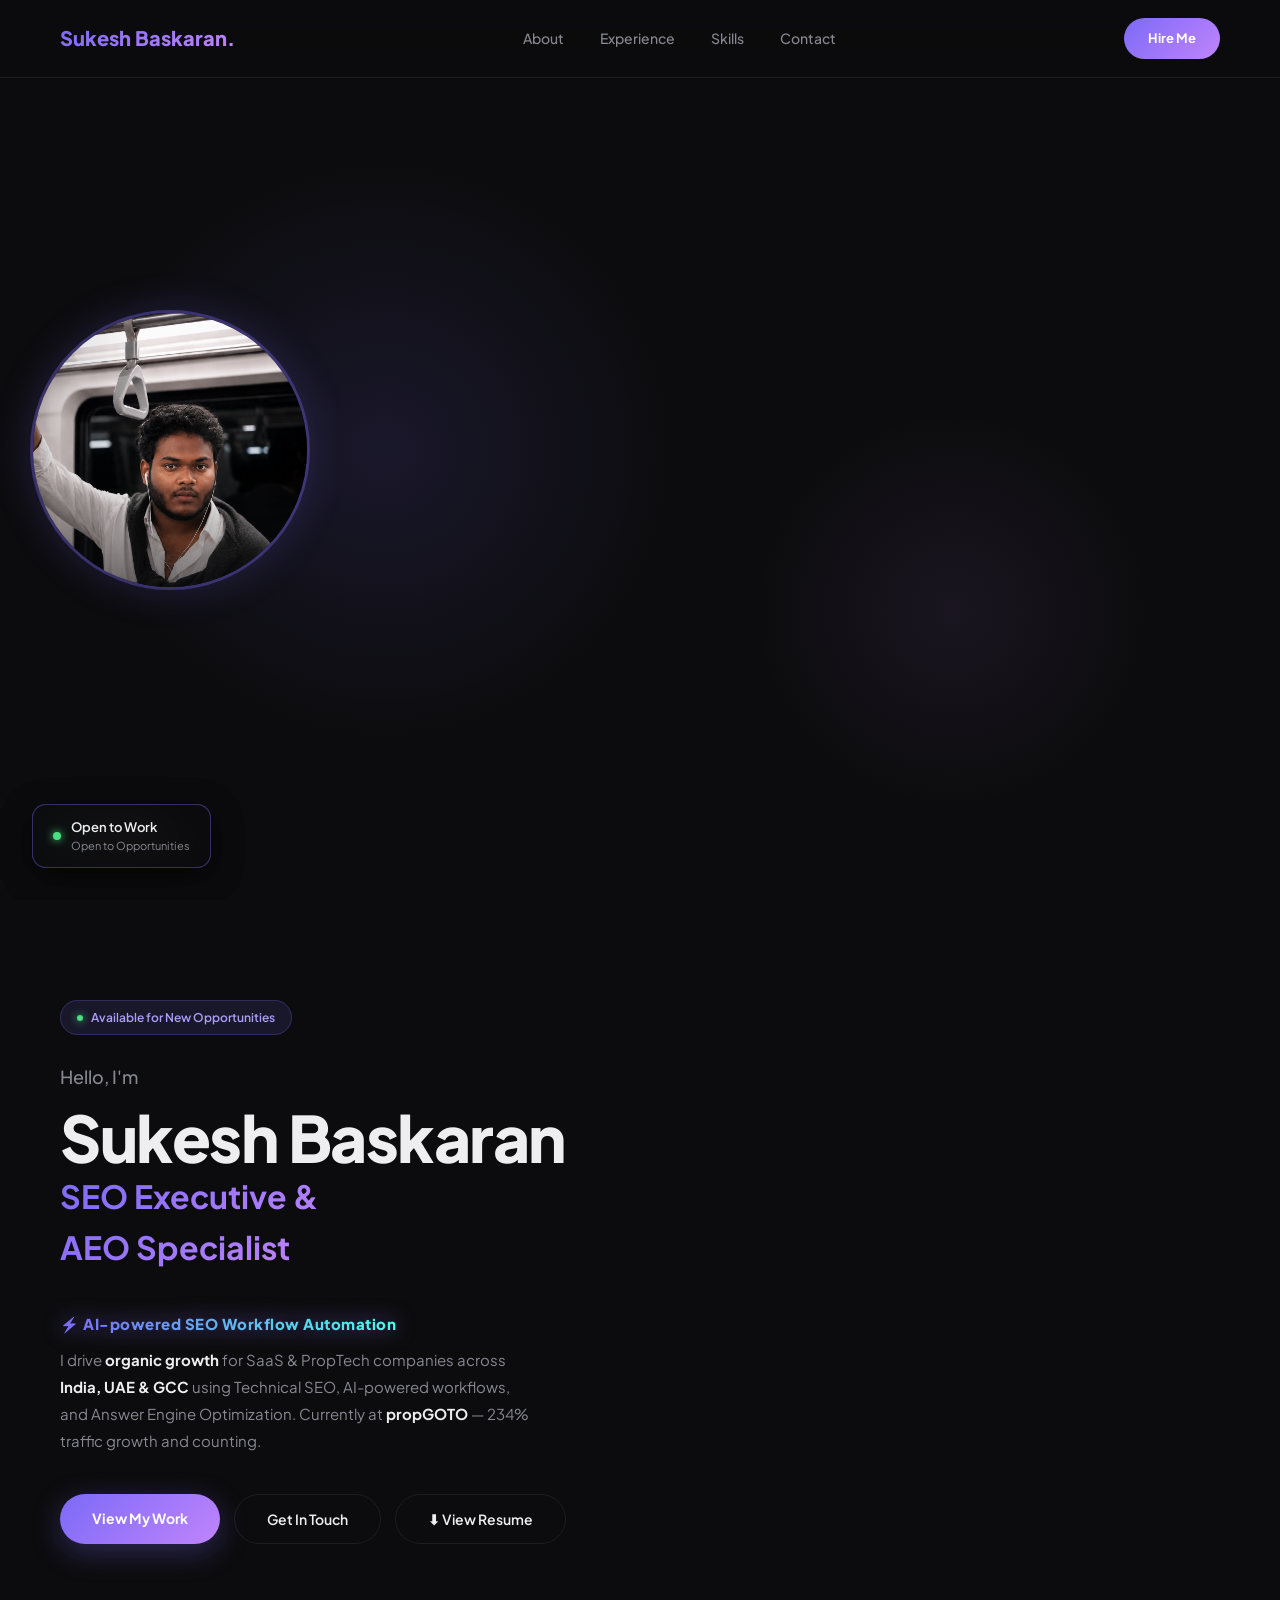
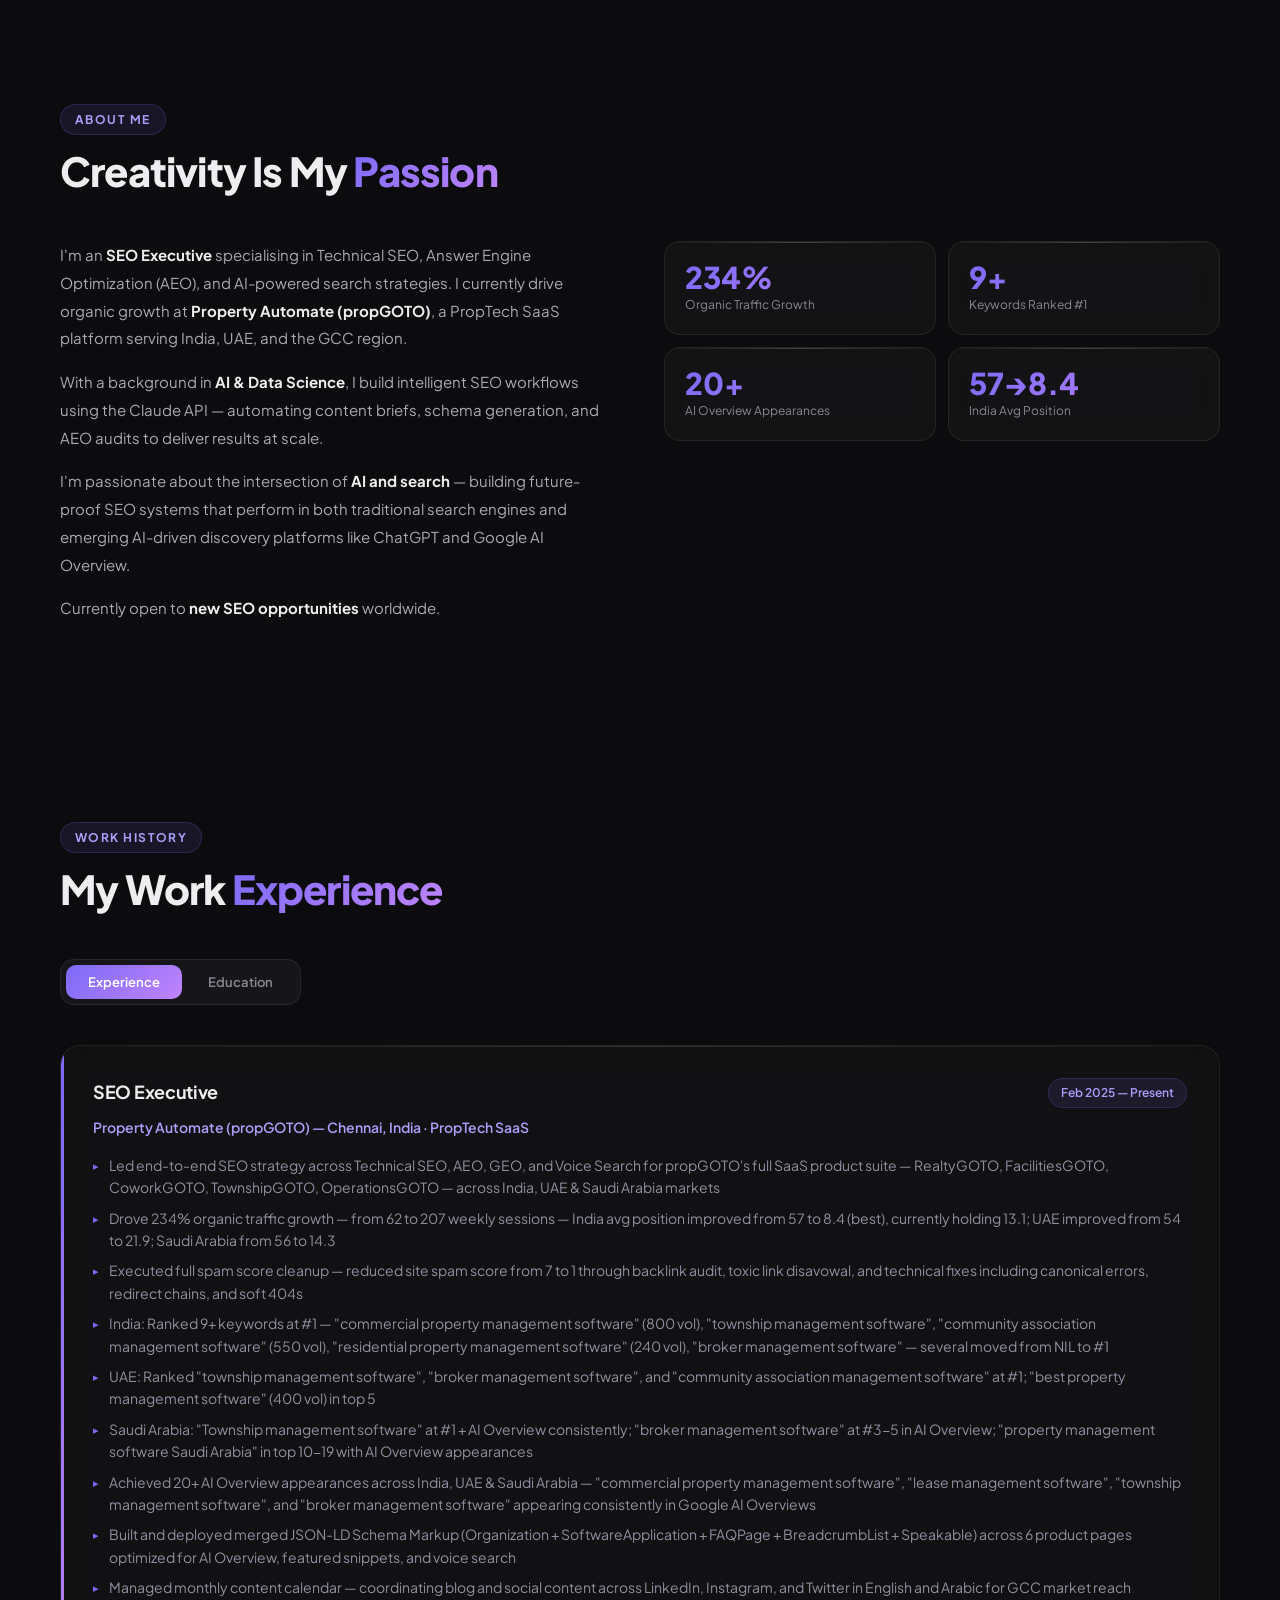
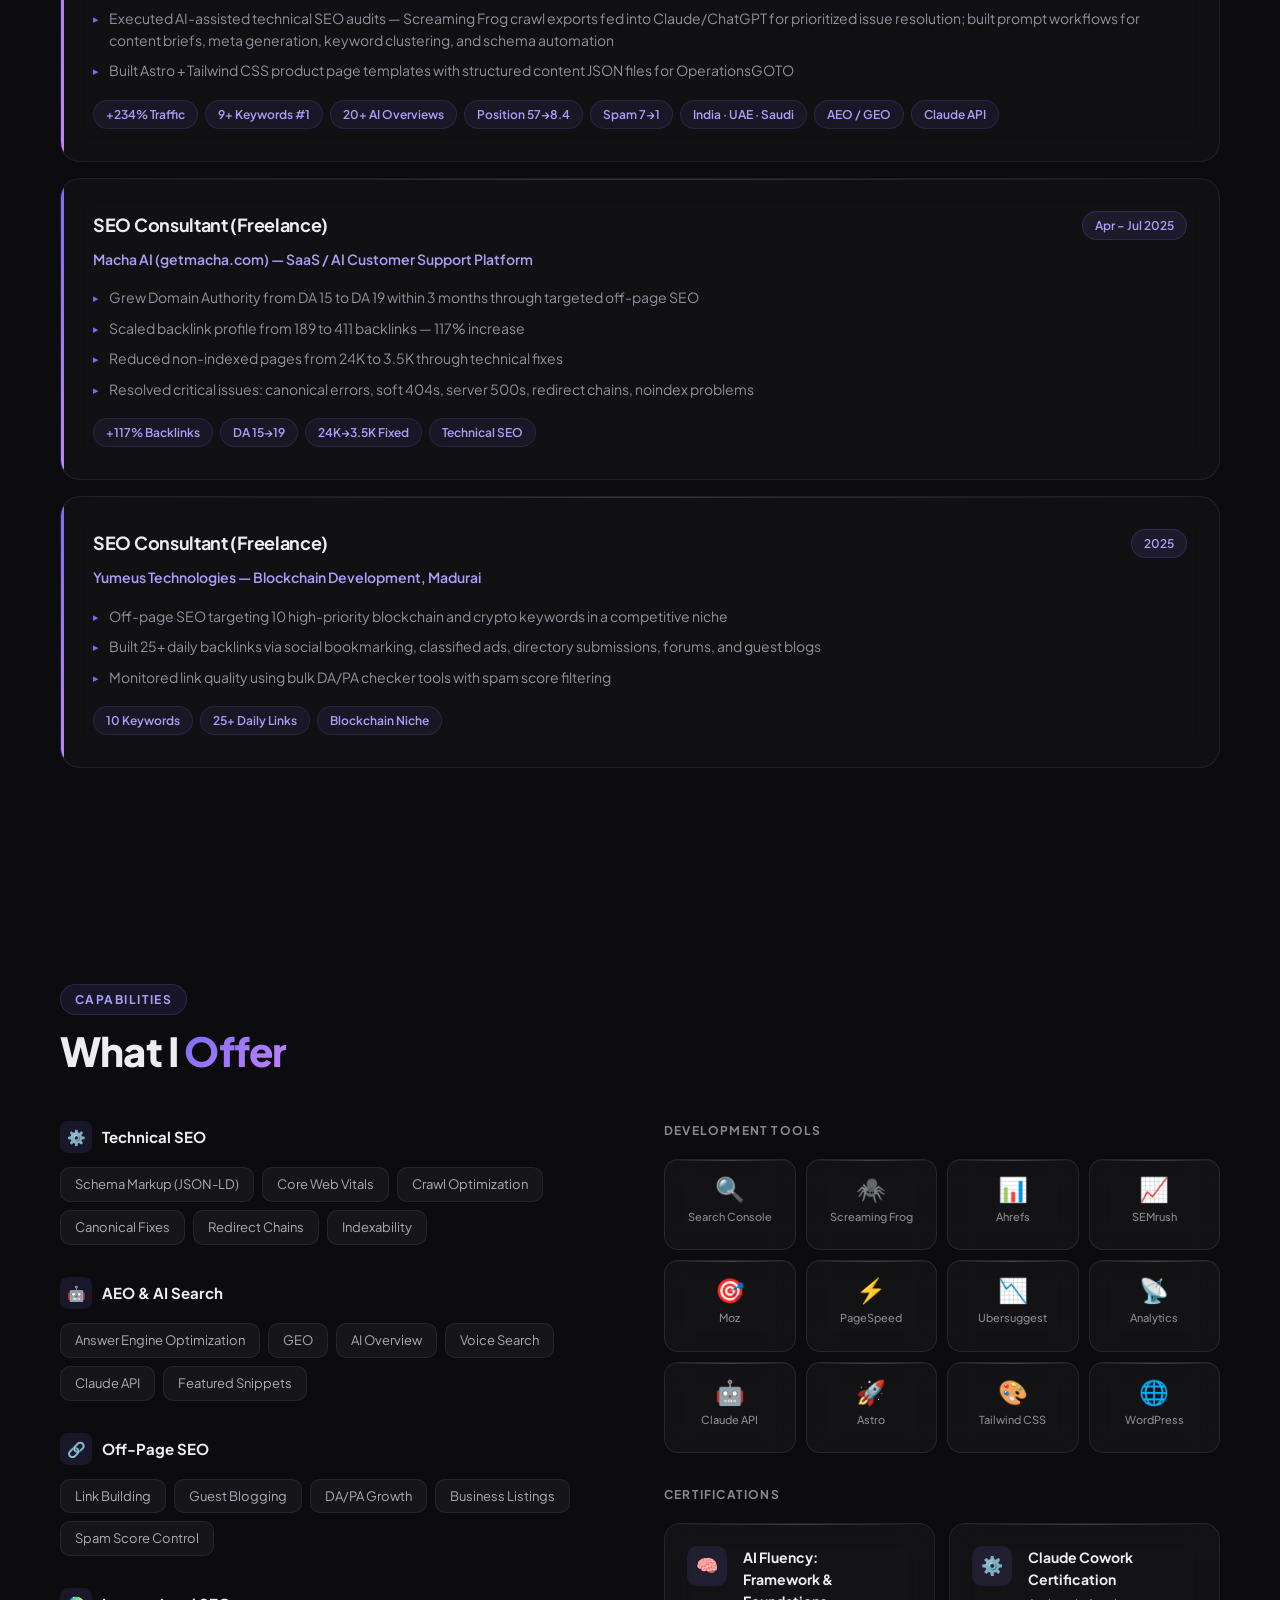
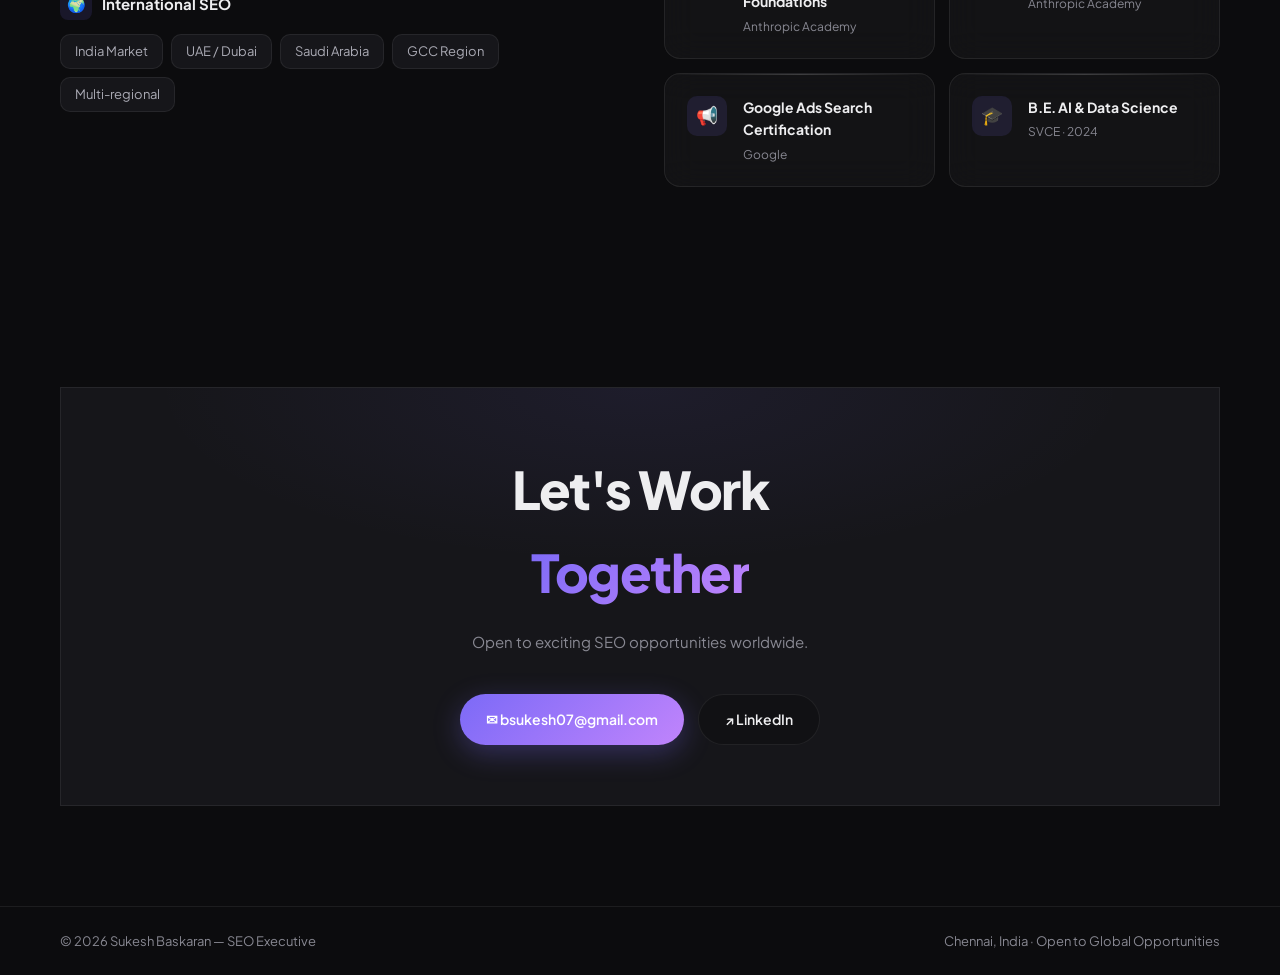
<file: sukesh-portfolio-fixed.html>
<!DOCTYPE html>
<html lang="en">
<head>
<meta charset="UTF-8">
<meta name="viewport" content="width=device-width, initial-scale=1.0">
<title>Sukesh Baskaran — SEO Executive</title>
<link href="https://fonts.googleapis.com/css2?family=Plus+Jakarta+Sans:wght@300;400;500;600;700;800&display=swap" rel="stylesheet">
<style>
*, *::before, *::after { box-sizing: border-box; margin: 0; padding: 0; }
html { scroll-behavior: smooth; }

:root {
  --bg: #0c0c0e;
  --bg2: #111114;
  --card: #16161a;
  --border: rgba(255,255,255,0.07);
  --accent: #7c6af7;
  --accent2: #c084fc;
  --grad: linear-gradient(135deg, #7c6af7, #c084fc);
  --white: #eeeef0;
  --muted: #888892;
  --font: 'Plus Jakarta Sans', sans-serif;
}

body {
  background: var(--bg);
  color: var(--white);
  font-family: var(--font);
  font-size: 15px;
  line-height: 1.6;
  overflow-x: hidden;
}

/* ── NAV ── */
nav {
  position: fixed;
  top: 0; left: 0; right: 0;
  z-index: 100;
  display: flex;
  justify-content: space-between;
  align-items: center;
  padding: 18px 60px;
  background: rgba(12,12,14,0.85);
  backdrop-filter: blur(20px);
  border-bottom: 1px solid var(--border);
}

.logo {
  font-size: 20px;
  font-weight: 800;
  background: var(--grad);
  -webkit-background-clip: text;
  -webkit-text-fill-color: transparent;
  background-clip: text;
}

.nav-links {
  display: flex;
  gap: 36px;
  list-style: none;
}

.nav-links a {
  color: var(--muted);
  text-decoration: none;
  font-size: 14px;
  font-weight: 500;
  transition: color 0.2s;
}
.nav-links a:hover { color: var(--white); }

.nav-btn {
  background: var(--grad);
  color: #fff;
  padding: 10px 24px;
  border-radius: 100px;
  font-size: 13px;
  font-weight: 700;
  text-decoration: none;
  transition: opacity 0.2s, transform 0.2s;
}
.nav-btn:hover { opacity: 0.85; transform: translateY(-1px); }

/* ── HERO ── */
.hero {
  min-height: 100vh;
  display: grid;
  grid-template-columns: 1fr 1fr;
  align-items: stretch;
  padding: 0;
  position: relative;
  overflow: hidden;
  gap: 0;
}

.hero-glow {
  position: absolute;
  width: 600px; height: 600px;
  border-radius: 50%;
  background: radial-gradient(circle, rgba(124,106,247,0.12) 0%, transparent 70%);
  top: 50%; left: 30%;
  transform: translate(-50%, -50%);
  pointer-events: none;
}

.hero-glow2 {
  position: absolute;
  width: 400px; height: 400px;
  border-radius: 50%;
  background: radial-gradient(circle, rgba(192,132,252,0.08) 0%, transparent 70%);
  bottom: 10%; right: 10%;
  pointer-events: none;
}

.hero-left { position: relative; z-index: 2; padding: 120px 60px 60px; display: flex; flex-direction: column; justify-content: center; order: 2; }

.hero-badge {
  display: inline-flex;
  align-items: center;
  gap: 8px;
  background: rgba(124,106,247,0.12);
  border: 1px solid rgba(124,106,247,0.25);
  padding: 7px 16px;
  border-radius: 100px;
  font-size: 12px;
  font-weight: 600;
  color: #a99ff8;
  margin-bottom: 28px;
  animation: fadeUp 0.5s ease both;
}

.badge-dot {
  width: 6px; height: 6px;
  background: #4ade80;
  border-radius: 50%;
  box-shadow: 0 0 8px #4ade80;
  animation: blink 2s infinite;
}

@keyframes blink { 0%,100%{opacity:1} 50%{opacity:0.2} }

.hero-greeting {
  font-size: 18px;
  font-weight: 500;
  color: var(--muted);
  margin-bottom: 12px;
  animation: fadeUp 0.5s ease 0.1s both;
}

.hero-name {
  font-size: clamp(48px, 6vw, 72px);
  font-weight: 800;
  line-height: 1.05;
  letter-spacing: -1.5px;
  margin-bottom: 16px;
  animation: fadeUp 0.5s ease 0.15s both;
}

.hero-role {
  font-size: clamp(22px, 3vw, 32px);
  font-weight: 700;
  background: var(--grad);
  -webkit-background-clip: text;
  -webkit-text-fill-color: transparent;
  background-clip: text;
  margin-bottom: 24px;
  animation: fadeUp 0.5s ease 0.2s both;
}

.hero-desc {
  font-size: 15px;
  color: var(--muted);
  line-height: 1.8;
  max-width: 480px;
  margin-bottom: 40px;
  animation: fadeUp 0.5s ease 0.25s both;
}
.hero-desc strong { color: var(--white); }

.hero-btns {
  display: flex;
  gap: 14px;
  flex-wrap: wrap;
  animation: fadeUp 0.5s ease 0.3s both;
}

.btn-grad {
  background: var(--grad);
  color: #fff;
  padding: 13px 32px;
  border-radius: 100px;
  font-size: 14px;
  font-weight: 700;
  text-decoration: none;
  transition: all 0.2s;
  box-shadow: 0 8px 30px rgba(124,106,247,0.3);
}
.btn-grad:hover { transform: translateY(-2px); box-shadow: 0 12px 40px rgba(124,106,247,0.45); }

.btn-outline {
  border: 1px solid var(--border);
  color: var(--white);
  padding: 13px 32px;
  border-radius: 100px;
  font-size: 14px;
  font-weight: 600;
  text-decoration: none;
  transition: all 0.2s;
}
.btn-outline:hover { border-color: rgba(124,106,247,0.5); color: #a99ff8; }

/* hero right — stats visual */
.hero-right {
  position: relative;
  z-index: 2;
  display: flex;
  flex-direction: column;
  gap: 16px;
  animation: fadeUp 0.6s ease 0.35s both;
}

.hero-stat-card {
  background: var(--card);
  border: 1px solid var(--border);
  border-radius: 20px;
  padding: 24px 28px;
  display: flex;
  align-items: center;
  gap: 20px;
  transition: border-color 0.2s, transform 0.2s;
}
.hero-stat-card:hover { border-color: rgba(124,106,247,0.3); transform: translateX(4px); }

.hsc-icon {
  width: 48px; height: 48px;
  border-radius: 14px;
  background: rgba(124,106,247,0.12);
  display: flex;
  align-items: center;
  justify-content: center;
  font-size: 22px;
  flex-shrink: 0;
}

.hsc-val {
  font-size: 28px;
  font-weight: 800;
  background: var(--grad);
  -webkit-background-clip: text;
  -webkit-text-fill-color: transparent;
  background-clip: text;
  line-height: 1;
  margin-bottom: 3px;
}
.hsc-label { font-size: 13px; color: var(--muted); }

@keyframes fadeUp {
  from { opacity:0; transform:translateY(24px); }
  to   { opacity:1; transform:translateY(0); }
}

/* ── SECTION COMMON ── */
.section {
  padding: 100px 60px;
  max-width: 1280px;
  margin: 0 auto;
}

.sec-tag {
  display: inline-block;
  background: rgba(124,106,247,0.1);
  border: 1px solid rgba(124,106,247,0.2);
  color: #a99ff8;
  font-size: 12px;
  font-weight: 700;
  letter-spacing: 0.12em;
  text-transform: uppercase;
  padding: 5px 14px;
  border-radius: 100px;
  margin-bottom: 14px;
}

.sec-title {
  font-size: clamp(28px, 4vw, 40px);
  font-weight: 800;
  letter-spacing: -0.8px;
  line-height: 1.1;
  margin-bottom: 48px;
}

.sec-title span {
  background: var(--grad);
  -webkit-background-clip: text;
  -webkit-text-fill-color: transparent;
  background-clip: text;
}

/* ── ABOUT ── */
.about-grid {
  display: grid;
  grid-template-columns: 1fr 1fr;
  gap: 48px;
  align-items: start;
}

.about-text {
  font-size: 15px;
  color: #aaaaB4;
  line-height: 1.85;
}
.about-text strong { color: var(--white); }
.about-text p + p { margin-top: 16px; }

.about-stats {
  display: grid;
  grid-template-columns: 1fr 1fr;
  gap: 12px;
}

.astat {
  background: var(--card);
  border: 1px solid var(--border);
  border-radius: 16px;
  padding: 20px;
  transition: border-color 0.2s;
}
.astat:hover { border-color: rgba(124,106,247,0.3); }
.astat-val {
  font-size: 30px;
  font-weight: 800;
  background: var(--grad);
  -webkit-background-clip: text;
  -webkit-text-fill-color: transparent;
  background-clip: text;
  line-height: 1;
  margin-bottom: 5px;
}
.astat-label { font-size: 12px; color: var(--muted); line-height: 1.4; }

/* ── EXPERIENCE ── */
.exp-tabs {
  display: flex;
  gap: 4px;
  background: var(--card);
  border: 1px solid var(--border);
  padding: 5px;
  border-radius: 14px;
  width: fit-content;
  margin-bottom: 40px;
}

.exp-tab {
  padding: 9px 22px;
  border-radius: 10px;
  font-size: 13px;
  font-weight: 600;
  color: var(--muted);
  cursor: pointer;
  border: none;
  background: transparent;
  font-family: var(--font);
  transition: all 0.2s;
}
.exp-tab.active {
  background: var(--grad);
  color: #fff;
}
.exp-tab:hover:not(.active) { color: var(--white); }

.exp-panel { display: none; }
.exp-panel.active { display: block; }

.exp-card {
  background: var(--card);
  border: 1px solid var(--border);
  border-radius: 20px;
  padding: 32px;
  margin-bottom: 16px;
  transition: border-color 0.2s;
  position: relative;
  overflow: hidden;
}
.exp-card::before {
  content: '';
  position: absolute;
  left: 0; top: 0; bottom: 0;
  width: 3px;
  background: var(--grad);
  border-radius: 3px 0 0 3px;
}
.exp-card:hover { border-color: rgba(124,106,247,0.3); }

.exp-header {
  display: flex;
  justify-content: space-between;
  align-items: flex-start;
  margin-bottom: 8px;
  flex-wrap: wrap;
  gap: 8px;
}

.exp-role-title {
  font-size: 18px;
  font-weight: 700;
  letter-spacing: -0.3px;
}

.exp-date-badge {
  background: rgba(124,106,247,0.1);
  border: 1px solid rgba(124,106,247,0.2);
  color: #a99ff8;
  padding: 4px 12px;
  border-radius: 100px;
  font-size: 12px;
  font-weight: 600;
  white-space: nowrap;
}

.exp-company-name {
  font-size: 14px;
  color: #a99ff8;
  font-weight: 600;
  margin-bottom: 16px;
}

.exp-bullets {
  list-style: none;
  display: flex;
  flex-direction: column;
  gap: 8px;
  margin-bottom: 18px;
}
.exp-bullets li {
  font-size: 14px;
  color: #9090a0;
  display: flex;
  gap: 10px;
  line-height: 1.6;
}
.exp-bullets li::before {
  content: '▸';
  color: var(--accent);
  flex-shrink: 0;
  font-size: 11px;
  margin-top: 3px;
}

.exp-chips { display: flex; flex-wrap: wrap; gap: 7px; }
.chip {
  background: rgba(124,106,247,0.08);
  border: 1px solid rgba(124,106,247,0.15);
  color: #a99ff8;
  padding: 4px 12px;
  border-radius: 100px;
  font-size: 12px;
  font-weight: 600;
}

/* ── SKILLS ── */
.skills-outer {
  display: grid;
  grid-template-columns: 1fr 1fr;
  gap: 48px;
}

.skill-group { margin-bottom: 32px; }

.sg-title {
  font-size: 15px;
  font-weight: 700;
  margin-bottom: 14px;
  display: flex;
  align-items: center;
  gap: 10px;
}

.sg-icon {
  width: 32px; height: 32px;
  border-radius: 8px;
  background: rgba(124,106,247,0.12);
  display: flex;
  align-items: center;
  justify-content: center;
  font-size: 15px;
}

.skill-tags { display: flex; flex-wrap: wrap; gap: 8px; }
.stag {
  background: var(--card);
  border: 1px solid var(--border);
  color: #aaaaB4;
  padding: 6px 14px;
  border-radius: 10px;
  font-size: 13px;
  transition: all 0.2s;
}
.stag:hover { border-color: rgba(124,106,247,0.4); color: var(--white); }

/* tools dashboard */
.tools-title {
  font-size: 15px;
  font-weight: 700;
  margin-bottom: 18px;
  color: var(--muted);
  text-transform: uppercase;
  letter-spacing: 0.1em;
  font-size: 12px;
}

.tools-dashboard {
  display: grid;
  grid-template-columns: repeat(4, 1fr);
  gap: 10px;
  align-items: start;
}

.tool-card {
  background: var(--card);
  border: 1px solid var(--border);
  border-radius: 14px;
  padding: 16px 12px;
  display: flex;
  flex-direction: column;
  align-items: center;
  gap: 8px;
  transition: all 0.2s;
  cursor: default;
}
.tool-card:hover {
  border-color: rgba(124,106,247,0.35);
  transform: translateY(-3px);
  background: rgba(124,106,247,0.06);
}

.tool-emoji { font-size: 24px; line-height: 1; }
.tool-label { font-size: 11px; color: var(--muted); text-align: center; font-weight: 500; }

/* ── CERTIFICATIONS ── */
.cert-grid {
  display: grid;
  grid-template-columns: repeat(2, 1fr);
  gap: 14px;
}

.cert-card {
  background: var(--card);
  border: 1px solid var(--border);
  border-radius: 16px;
  padding: 22px;
  display: flex;
  gap: 16px;
  align-items: flex-start;
  transition: border-color 0.2s;
}
.cert-card:hover { border-color: rgba(124,106,247,0.3); }

.cert-icon {
  width: 40px; height: 40px;
  border-radius: 10px;
  background: rgba(124,106,247,0.12);
  display: flex;
  align-items: center;
  justify-content: center;
  font-size: 18px;
  flex-shrink: 0;
}

.cert-name { font-size: 14px; font-weight: 700; margin-bottom: 4px; }
.cert-issuer { font-size: 12px; color: var(--muted); }

/* ── CONTACT ── */
.contact-wrap {
  background: var(--card);
  border: 1px solid var(--border);
  border-radius: 0;
  padding: 60px;
  text-align: center;
  position: relative;
  overflow: hidden;
}
.contact-wrap::before {
  content: '';
  position: absolute;
  inset: 0;
  background: radial-gradient(ellipse 60% 60% at 50% 0%, rgba(124,106,247,0.08) 0%, transparent 70%);
  pointer-events: none;
}

.contact-title {
  font-size: clamp(32px, 5vw, 52px);
  font-weight: 800;
  letter-spacing: -1.5px;
  margin-bottom: 16px;
  position: relative;
}
.contact-title span {
  background: var(--grad);
  -webkit-background-clip: text;
  -webkit-text-fill-color: transparent;
  background-clip: text;
}

.contact-sub {
  color: var(--muted);
  font-size: 15px;
  margin-bottom: 40px;
  position: relative;
}

.contact-links {
  display: flex;
  gap: 14px;
  justify-content: center;
  flex-wrap: wrap;
  position: relative;
}

.contact-link {
  display: flex;
  align-items: center;
  gap: 9px;
  padding: 13px 26px;
  border-radius: 100px;
  font-size: 14px;
  font-weight: 600;
  text-decoration: none;
  transition: all 0.2s;
}

.cl-primary {
  background: var(--grad);
  color: #fff;
  box-shadow: 0 8px 28px rgba(124,106,247,0.3);
}
.cl-primary:hover { transform: translateY(-2px); box-shadow: 0 12px 36px rgba(124,106,247,0.45); }

.cl-secondary {
  background: var(--bg2);
  border: 1px solid var(--border);
  color: var(--white);
}
.cl-secondary:hover { border-color: rgba(124,106,247,0.4); color: #a99ff8; }

/* ── FOOTER ── */
footer {
  border-top: 1px solid var(--border);
  padding: 24px 60px;
  display: flex;
  justify-content: space-between;
  font-size: 13px;
  color: var(--muted);
}

/* ── REVEAL ── */
.reveal {
  opacity: 0;
  transform: translateY(28px);
  transition: opacity 0.6s ease, transform 0.6s ease;
}
.reveal.visible { opacity: 1; transform: translateY(0); }

/* ── RESPONSIVE ── */
@media (max-width: 768px) {
  nav { padding: 16px 24px; }
  .nav-links { display: none; }
  .hero { grid-template-columns: 1fr; padding: 90px 24px 60px; gap: 40px; }
  .hero-photo-wrap { min-height: 55vw; order: 1; } .hero-left { padding: 40px 24px 60px; order: 2; }
  .section { padding: 70px 24px; }
  .about-grid { grid-template-columns: 1fr; }
  .skills-outer { grid-template-columns: 1fr; }
  .tools-dashboard { grid-template-columns: repeat(3, 1fr); }
  .cert-grid { grid-template-columns: 1fr; }
  .contact-wrap { padding: 40px 24px; }
  footer { flex-direction: column; gap: 8px; padding: 20px 24px; }
}

/* ── HERO PHOTO PANEL ── */
.hero-photo-wrap {
  display: flex;
  align-items: center;
  justify-content: center;
  position: relative;
  z-index: 2;
  min-height: 100vh;
  overflow: hidden;
  order: 1;
}

.hero-photo-frame {
  position: relative;
  width: 280px;
  height: 280px;
  border-radius: 50%;
  overflow: hidden;
  border: 3px solid rgba(124,106,247,0.4);
  box-shadow: 0 0 40px rgba(124,106,247,0.2);
  margin: 0 auto;
}

.hero-photo-frame img {
  width: 100%;
  height: 100%;
  object-fit: cover;
  object-position: top;
  display: block;
}

.hero-photo-frame::after {
  content: '';
  position: absolute;
  inset: 0;
  background: linear-gradient(to right, rgba(12,12,14,0.15) 0%, transparent 40%),
              linear-gradient(to top, rgba(12,12,14,0.5) 0%, transparent 40%);
  pointer-events: none;
}

.hero-floating-badge {
  position: absolute;
  bottom: 32px;
  left: 32px;
  background: rgba(12,12,14,0.7);
  border: 1px solid rgba(124,106,247,0.35);
  backdrop-filter: blur(20px);
  -webkit-backdrop-filter: blur(20px);
  padding: 12px 20px;
  border-radius: 14px;
  display: flex;
  align-items: center;
  gap: 10px;
  white-space: nowrap;
  box-shadow: 0 8px 32px rgba(0,0,0,0.4);
}

.hfb-dot {
  width: 8px; height: 8px;
  background: #4ade80;
  border-radius: 50%;
  box-shadow: 0 0 8px #4ade80;
  animation: blink 2s infinite;
}

.hfb-text { font-size: 13px; font-weight: 600; color: var(--white); }
.hfb-sub { font-size: 11px; color: var(--muted); }


/* ── REALISTIC LIQUID GLASS ── */
.glass {
  position: relative;
  background: rgba(255,255,255,0.04);
  border: 1px solid rgba(255,255,255,0.1);
  border-radius: 18px;
  backdrop-filter: blur(20px);
  -webkit-backdrop-filter: blur(20px);
  overflow: hidden;
  transition: border-color 0.3s, transform 0.3s, box-shadow 0.3s;
}

.glass::before {
  content: '';
  position: absolute;
  inset: 0;
  border-radius: inherit;
  background: linear-gradient(
    135deg,
    rgba(255,255,255,0.12) 0%,
    rgba(255,255,255,0.03) 40%,
    rgba(255,255,255,0.0) 60%,
    rgba(124,106,247,0.05) 100%
  );
  pointer-events: none;
  z-index: 0;
  transition: opacity 0.3s;
}

.glass::after {
  content: '';
  position: absolute;
  top: 0; left: 0; right: 0;
  height: 1px;
  background: linear-gradient(90deg,
    transparent 0%,
    rgba(255,255,255,0.25) 30%,
    rgba(255,255,255,0.35) 50%,
    rgba(255,255,255,0.25) 70%,
    transparent 100%
  );
  pointer-events: none;
  z-index: 1;
}

.glass > * { position: relative; z-index: 2; }

/* liquid ripple blob that follows cursor */
.glass .liquid-blob {
  position: absolute;
  width: 180px;
  height: 180px;
  border-radius: 50%;
  background: radial-gradient(circle,
    rgba(124,106,247,0.18) 0%,
    rgba(192,132,252,0.08) 40%,
    transparent 70%
  );
  pointer-events: none;
  transform: translate(-50%, -50%);
  transition: width 0.4s ease, height 0.4s ease, opacity 0.3s;
  opacity: 0;
  z-index: 1;
  filter: blur(8px);
}

.glass:hover .liquid-blob { opacity: 1; }

.glass:hover {
  border-color: rgba(124,106,247,0.35);
  transform: translateY(-3px) scale(1.005);
  box-shadow:
    0 20px 60px rgba(0,0,0,0.35),
    0 0 0 1px rgba(124,106,247,0.15),
    inset 0 1px 0 rgba(255,255,255,0.15),
    inset 0 -1px 0 rgba(0,0,0,0.2);
}

/* distortion shimmer on hover */
@keyframes shimmer {
  0%   { background-position: -200% center; }
  100% { background-position: 200% center; }
}

.glass:hover::before {
  background: linear-gradient(
    105deg,
    rgba(255,255,255,0.0) 0%,
    rgba(255,255,255,0.15) 30%,
    rgba(124,106,247,0.12) 50%,
    rgba(255,255,255,0.08) 70%,
    rgba(255,255,255,0.0) 100%
  );
  background-size: 200% auto;
  animation: shimmer 1.5s linear infinite;
}

/* tool cards — stronger glass */
.tool-card {
  background: rgba(255,255,255,0.03);
  border: 1px solid rgba(255,255,255,0.09);
  border-radius: 14px;
  padding: 16px 12px;
  display: flex;
  flex-direction: column;
  align-items: center;
  gap: 8px;
  transition: all 0.25s cubic-bezier(0.34,1.56,0.64,1);
  cursor: default;
  position: relative;
  overflow: hidden;
  backdrop-filter: blur(12px);
}

.tool-card::before {
  content: '';
  position: absolute;
  top: 0; left: 0; right: 0;
  height: 1px;
  background: linear-gradient(90deg, transparent, rgba(255,255,255,0.2), transparent);
}

.tool-card .liquid-blob {
  position: absolute;
  width: 80px; height: 80px;
  border-radius: 50%;
  background: radial-gradient(circle, rgba(124,106,247,0.25) 0%, transparent 70%);
  pointer-events: none;
  transform: translate(-50%, -50%);
  opacity: 0;
  transition: opacity 0.3s;
  filter: blur(4px);
  z-index: 0;
}

.tool-card:hover .liquid-blob { opacity: 1; }
.tool-card > * { position: relative; z-index: 1; }

.tool-card:hover {
  border-color: rgba(124,106,247,0.45);
  transform: translateY(-5px) scale(1.04);
  background: rgba(124,106,247,0.08);
  box-shadow:
    0 12px 40px rgba(0,0,0,0.3),
    0 0 0 1px rgba(124,106,247,0.2),
    inset 0 1px 0 rgba(255,255,255,0.15);
}

/* cert cards glass */
.cert-card {
  background: rgba(255,255,255,0.03);
  border: 1px solid rgba(255,255,255,0.08);
  border-radius: 16px;
  padding: 22px;
  display: flex;
  gap: 16px;
  align-items: flex-start;
  transition: all 0.25s ease;
  position: relative;
  overflow: hidden;
  backdrop-filter: blur(16px);
}

.cert-card::before {
  content: '';
  position: absolute;
  top: 0; left: 0; right: 0;
  height: 1px;
  background: linear-gradient(90deg, transparent, rgba(255,255,255,0.18), transparent);
}

.cert-card:hover {
  border-color: rgba(124,106,247,0.35);
  transform: translateY(-3px);
  box-shadow: 0 16px 48px rgba(0,0,0,0.3), inset 0 1px 0 rgba(255,255,255,0.12);
  background: rgba(124,106,247,0.05);
}

/* exp cards glass */
.exp-card {
  background: rgba(255,255,255,0.025);
  border: 1px solid rgba(255,255,255,0.07);
  border-radius: 20px;
  padding: 32px;
  margin-bottom: 16px;
  transition: all 0.25s ease;
  position: relative;
  overflow: hidden;
  backdrop-filter: blur(16px);
}

.exp-card::after {
  content: '';
  position: absolute;
  top: 0; left: 0; right: 0;
  height: 1px;
  background: linear-gradient(90deg, transparent, rgba(255,255,255,0.15), transparent);
  pointer-events: none;
}

.exp-card:hover {
  border-color: rgba(124,106,247,0.3);
  transform: translateY(-2px);
  box-shadow: 0 20px 60px rgba(0,0,0,0.3), inset 0 1px 0 rgba(255,255,255,0.1);
  background: rgba(124,106,247,0.04);
}

/* about stat cards */
.astat {
  background: rgba(255,255,255,0.03);
  border: 1px solid rgba(255,255,255,0.08);
  border-radius: 16px;
  padding: 20px;
  transition: all 0.25s cubic-bezier(0.34,1.56,0.64,1);
  position: relative;
  overflow: hidden;
  backdrop-filter: blur(12px);
}

.astat::before {
  content: '';
  position: absolute;
  top: 0; left: 0; right: 0;
  height: 1px;
  background: linear-gradient(90deg, transparent, rgba(255,255,255,0.2), transparent);
}

.astat:hover {
  border-color: rgba(124,106,247,0.4);
  transform: translateY(-4px) scale(1.02);
  box-shadow: 0 16px 48px rgba(0,0,0,0.3), inset 0 1px 0 rgba(255,255,255,0.12);
  background: rgba(124,106,247,0.06);
}

/* hero stat cards */
.hero-stat-card {
  background: rgba(255,255,255,0.04);
  border: 1px solid rgba(255,255,255,0.09);
  border-radius: 20px;
  padding: 24px 28px;
  display: flex;
  align-items: center;
  gap: 20px;
  transition: all 0.25s ease;
  position: relative;
  overflow: hidden;
  backdrop-filter: blur(16px);
}

.hero-stat-card::before {
  content: '';
  position: absolute;
  top: 0; left: 0; right: 0;
  height: 1px;
  background: linear-gradient(90deg, transparent, rgba(255,255,255,0.2), transparent);
}

.hero-stat-card:hover {
  border-color: rgba(124,106,247,0.35);
  transform: translateX(6px);
  box-shadow: 0 12px 40px rgba(0,0,0,0.25), inset 0 1px 0 rgba(255,255,255,0.1);
  background: rgba(124,106,247,0.06);
}


.hero-ai-tag {
  display: inline-block;
  margin-top: 14px;
  margin-bottom: 10px;
  font-size: 15px;
  font-weight: 800;
  letter-spacing: 0.5px;
  background: linear-gradient(90deg, #7c6af7, #47ffe8, #7c6af7);
  background-size: 200% auto;
  -webkit-background-clip: text;
  -webkit-text-fill-color: transparent;
  background-clip: text;
  animation: gradientShift 3s linear infinite;
  text-shadow: none;
  filter: drop-shadow(0 0 10px rgba(124,106,247,0.7));
}
@keyframes gradientShift {
  0% { background-position: 0% center; }
  100% { background-position: 200% center; }
}

/* Hero grid: left (name+photo) | right (content) */
.hero {
  display: grid !important;
  grid-template-columns: 340px 1fr !important;
  gap: 60px !important;
  align-items: center !important;
}
.hero-left {
  display: flex !important;
  flex-direction: column !important;
  align-items: flex-start !important;
  padding: 100px 0 60px 60px !important;
}
.hero-left .hero-name {
  font-size: clamp(2.8rem, 5vw, 4.5rem) !important;
  line-height: 1.05 !important;
  margin: 0 0 0 0 !important;
}
.hero-right-content {
  position: relative;
  z-index: 2;
  padding: 100px 60px 60px 0;
  display: flex;
  flex-direction: column;
  justify-content: center;
}
.hero-right-content .hero-badge { margin-bottom: 14px; }
.hero-right-content .hero-role { font-size: clamp(1.5rem, 3vw, 2.2rem); font-weight: 700; color: var(--white); line-height: 1.2; }
.hero-right-content .hero-desc { margin-top: 16px; margin-bottom: 28px; }

@media (max-width: 900px) {
  .hero {
    grid-template-columns: 1fr !important;
    padding: 90px 24px 60px !important;
  }
  .hero-left {
    padding: 40px 0 0 0 !important;
    align-items: center !important;
  }
  .hero-right-content {
    padding: 0 0 40px 0 !important;
    align-items: center !important;
    text-align: center !important;
  }
}
</style>
</head>
<body>

<!-- NAV -->
<nav>
  <div class="logo">Sukesh Baskaran.</div>
  <ul class="nav-links">
    <li><a href="#about">About</a></li>
    <li><a href="#experience">Experience</a></li>
    <li><a href="#skills">Skills</a></li>
    <li><a href="#contact">Contact</a></li>
  </ul>
  <a href="mailto:bsukesh07@gmail.com" class="nav-btn">Hire Me</a>
</nav>

<!-- HERO -->
<div class="hero">
  <div class="hero-glow"></div>
  <div class="hero-glow2"></div>
  <!-- LEFT: Photo -->
  <div class="hero-photo-wrap">
    <div class="hero-photo-frame">
      <img src="[data-uri]" alt="Sukesh Baskaran" style="width:100%;height:100%;object-fit:cover;object-position:top;" />
    </div>
    <div class="hero-floating-badge">
      <div class="hfb-dot"></div>
      <div>
        <div class="hfb-text">Open to Work</div>
        <div class="hfb-sub">Open to Opportunities</div>
      </div>
    </div>
    </div><!-- close hero-photo-frame -->
    <div class="hero-floating-badge">
      <div class="hfb-dot"></div>
      <div>
        <div class="hfb-text">Open to Work</div>
        <div class="hfb-sub">Open to Opportunities</div>
      </div>
    </div>
  </div><!-- close hero-photo-wrap -->

  <!-- RIGHT: Text Content -->
  <div class="hero-left">
    <div class="hero-badge"><div class="badge-dot"></div> Available for New Opportunities</div>
    <div class="hero-greeting">Hello, I'm</div>
    <h1 class="hero-name">Sukesh Baskaran</h1>
    <div class="hero-role">SEO Executive &<br>AEO Specialist</div>
    <div class="hero-ai-tag">⚡ AI-powered SEO Workflow Automation</div>
    <p class="hero-desc">
      I drive <strong>organic growth</strong> for SaaS &amp; PropTech companies across <strong>India, UAE &amp; GCC</strong> using Technical SEO, AI-powered workflows, and Answer Engine Optimization. Currently at <strong>propGOTO</strong> — 234% traffic growth and counting.
    </p>
    <div class="hero-btns">
      <a href="#experience" class="btn-grad">View My Work</a>
      <a href="#contact" class="btn-outline">Get In Touch</a>
      <a href="https://drive.google.com/file/d/YOUR_FILE_ID/view" target="_blank" class="btn-outline" style="display:inline-flex;align-items:center;gap:8px;">⬇ View Resume</a>
    </div>
  </div><!-- close hero-left -->
</div><!-- close hero -->

<!-- ABOUT -->
<div class="section reveal" id="about">
  <div class="sec-tag">About Me</div>
  <h2 class="sec-title">Creativity Is My <span>Passion</span></h2>
  <div class="about-grid">
    <div class="about-text">
      <p>I'm an <strong>SEO Executive</strong> specialising in Technical SEO, Answer Engine Optimization (AEO), and AI-powered search strategies. I currently drive organic growth at <strong>Property Automate (propGOTO)</strong>, a PropTech SaaS platform serving India, UAE, and the GCC region.</p>
      <p>With a background in <strong>AI & Data Science</strong>, I build intelligent SEO workflows using the Claude API — automating content briefs, schema generation, and AEO audits to deliver results at scale.</p>
      <p>I'm passionate about the intersection of <strong>AI and search</strong> — building future-proof SEO systems that perform in both traditional search engines and emerging AI-driven discovery platforms like ChatGPT and Google AI Overview.</p>
      <p>Currently open to <strong>new SEO opportunities</strong> worldwide.</p>
    </div>
    <div class="about-stats">
      <div class="astat">
        <div class="astat-val">234%</div>
        <div class="astat-label">Organic Traffic Growth</div>
      </div>
      <div class="astat">
        <div class="astat-val">9+</div>
        <div class="astat-label">Keywords Ranked #1</div>
      </div>
      <div class="astat">
        <div class="astat-val">20+</div>
        <div class="astat-label">AI Overview Appearances</div>
      </div>
      <div class="astat">
        <div class="astat-val">57→8.4</div>
        <div class="astat-label">India Avg Position</div>
      </div>
    </div>
  </div>
</div>

<!-- EXPERIENCE -->
<div class="section reveal" id="experience">
  <div class="sec-tag">Work History</div>
  <h2 class="sec-title">My Work <span>Experience</span></h2>

  <div class="exp-tabs">
    <button class="exp-tab active" onclick="showTab('exp',this)">Experience</button>
    <button class="exp-tab" onclick="showTab('edu',this)">Education</button>
  </div>

  <div class="exp-panel active" id="tab-exp">
    <div class="exp-card">
      <div class="exp-header">
        <div class="exp-role-title">SEO Executive</div>
        <div class="exp-date-badge">Feb 2025 — Present</div>
      </div>
      <div class="exp-company-name">Property Automate (propGOTO) — Chennai, India · PropTech SaaS</div>
      <ul class="exp-bullets">
        <li>Led end-to-end SEO strategy across Technical SEO, AEO, GEO, and Voice Search for propGOTO's full SaaS product suite — RealtyGOTO, FacilitiesGOTO, CoworkGOTO, TownshipGOTO, OperationsGOTO — across India, UAE & Saudi Arabia markets</li>
        <li>Drove 234% organic traffic growth — from 62 to 207 weekly sessions — India avg position improved from 57 to 8.4 (best), currently holding 13.1; UAE improved from 54 to 21.9; Saudi Arabia from 56 to 14.3</li>
        <li>Executed full spam score cleanup — reduced site spam score from 7 to 1 through backlink audit, toxic link disavowal, and technical fixes including canonical errors, redirect chains, and soft 404s</li>
        <li>India: Ranked 9+ keywords at #1 — "commercial property management software" (800 vol), "township management software", "community association management software" (550 vol), "residential property management software" (240 vol), "broker management software" — several moved from NIL to #1</li>
        <li>UAE: Ranked "township management software", "broker management software", and "community association management software" at #1; "best property management software" (400 vol) in top 5</li>
        <li>Saudi Arabia: "Township management software" at #1 + AI Overview consistently; "broker management software" at #3-5 in AI Overview; "property management software Saudi Arabia" in top 10-19 with AI Overview appearances</li>
        <li>Achieved 20+ AI Overview appearances across India, UAE & Saudi Arabia — "commercial property management software", "lease management software", "township management software", and "broker management software" appearing consistently in Google AI Overviews</li>
        <li>Built and deployed merged JSON-LD Schema Markup (Organization + SoftwareApplication + FAQPage + BreadcrumbList + Speakable) across 6 product pages optimized for AI Overview, featured snippets, and voice search</li>
        <li>Managed monthly content calendar — coordinating blog and social content across LinkedIn, Instagram, and Twitter in English and Arabic for GCC market reach</li>
        <li>Executed AI-assisted technical SEO audits — Screaming Frog crawl exports fed into Claude/ChatGPT for prioritized issue resolution; built prompt workflows for content briefs, meta generation, keyword clustering, and schema automation</li>
        <li>Built Astro + Tailwind CSS product page templates with structured content JSON files for OperationsGOTO</li>
      </ul>
      <div class="exp-chips">
        <span class="chip">+234% Traffic</span>
        <span class="chip">9+ Keywords #1</span>
        <span class="chip">20+ AI Overviews</span>
        <span class="chip">Position 57→8.4</span>
        <span class="chip">Spam 7→1</span>
        <span class="chip">India · UAE · Saudi</span>
        <span class="chip">AEO / GEO</span>
        <span class="chip">Claude API</span>
      </div>
    </div>

    <div class="exp-card">
      <div class="exp-header">
        <div class="exp-role-title">SEO Consultant (Freelance)</div>
        <div class="exp-date-badge">Apr – Jul 2025</div>
      </div>
      <div class="exp-company-name">Macha AI (getmacha.com) — SaaS / AI Customer Support Platform</div>
      <ul class="exp-bullets">
        <li>Grew Domain Authority from DA 15 to DA 19 within 3 months through targeted off-page SEO</li>
        <li>Scaled backlink profile from 189 to 411 backlinks — 117% increase</li>
        <li>Reduced non-indexed pages from 24K to 3.5K through technical fixes</li>
        <li>Resolved critical issues: canonical errors, soft 404s, server 500s, redirect chains, noindex problems</li>
      </ul>
      <div class="exp-chips">
        <span class="chip">+117% Backlinks</span>
        <span class="chip">DA 15→19</span>
        <span class="chip">24K→3.5K Fixed</span>
        <span class="chip">Technical SEO</span>
      </div>
    </div>

    <div class="exp-card">
      <div class="exp-header">
        <div class="exp-role-title">SEO Consultant (Freelance)</div>
        <div class="exp-date-badge">2025</div>
      </div>
      <div class="exp-company-name">Yumeus Technologies — Blockchain Development, Madurai</div>
      <ul class="exp-bullets">
        <li>Off-page SEO targeting 10 high-priority blockchain and crypto keywords in a competitive niche</li>
        <li>Built 25+ daily backlinks via social bookmarking, classified ads, directory submissions, forums, and guest blogs</li>
        <li>Monitored link quality using bulk DA/PA checker tools with spam score filtering</li>
      </ul>
      <div class="exp-chips">
        <span class="chip">10 Keywords</span>
        <span class="chip">25+ Daily Links</span>
        <span class="chip">Blockchain Niche</span>
      </div>
    </div>
  </div>

  <div class="exp-panel" id="tab-edu">
    <div class="exp-card">
      <div class="exp-header">
        <div class="exp-role-title">B.E. — Artificial Intelligence & Data Science</div>
        <div class="exp-date-badge">Graduated 2024</div>
      </div>
      <div class="exp-company-name">Sri Venkateswara College of Engineering — Tamil Nadu, India</div>
      <ul class="exp-bullets">
        <li>Specialised in AI, machine learning, and data science — directly applied to building AI-powered SEO workflows</li>
        <li>Developed strong foundation in Python, data analysis, and algorithmic thinking</li>
      </ul>
    </div>
  </div>
</div>

<!-- SKILLS -->
<div class="section reveal" id="skills">
  <div class="sec-tag">Capabilities</div>
  <h2 class="sec-title">What I <span>Offer</span></h2>

  <div class="skills-outer">
    <div>
      <div class="skill-group">
        <div class="sg-title"><div class="sg-icon">⚙️</div> Technical SEO</div>
        <div class="skill-tags">
          <span class="stag">Schema Markup (JSON-LD)</span>
          <span class="stag">Core Web Vitals</span>
          <span class="stag">Crawl Optimization</span>
          <span class="stag">Canonical Fixes</span>
          <span class="stag">Redirect Chains</span>
          <span class="stag">Indexability</span>
        </div>
      </div>
      <div class="skill-group">
        <div class="sg-title"><div class="sg-icon">🤖</div> AEO & AI Search</div>
        <div class="skill-tags">
          <span class="stag">Answer Engine Optimization</span>
          <span class="stag">GEO</span>
          <span class="stag">AI Overview</span>
          <span class="stag">Voice Search</span>
          <span class="stag">Claude API</span>
          <span class="stag">Featured Snippets</span>
        </div>
      </div>
      <div class="skill-group">
        <div class="sg-title"><div class="sg-icon">🔗</div> Off-Page SEO</div>
        <div class="skill-tags">
          <span class="stag">Link Building</span>
          <span class="stag">Guest Blogging</span>
          <span class="stag">DA/PA Growth</span>
          <span class="stag">Business Listings</span>
          <span class="stag">Spam Score Control</span>
        </div>
      </div>
      <div class="skill-group">
        <div class="sg-title"><div class="sg-icon">🌍</div> International SEO</div>
        <div class="skill-tags">
          <span class="stag">India Market</span>
          <span class="stag">UAE / Dubai</span>
          <span class="stag">Saudi Arabia</span>
          <span class="stag">GCC Region</span>
          <span class="stag">Multi-regional</span>
        </div>
      </div>
    </div>

    <div>
      <div class="tools-title">Development Tools</div>
      <div class="tools-dashboard">
        <div class="tool-card"><div class="tool-emoji">🔍</div><div class="tool-label">Search Console</div></div>
        <div class="tool-card"><div class="tool-emoji">🕷️</div><div class="tool-label">Screaming Frog</div></div>
        <div class="tool-card"><div class="tool-emoji">📊</div><div class="tool-label">Ahrefs</div></div>
        <div class="tool-card"><div class="tool-emoji">📈</div><div class="tool-label">SEMrush</div></div>
        <div class="tool-card"><div class="tool-emoji">🎯</div><div class="tool-label">Moz</div></div>
        <div class="tool-card"><div class="tool-emoji">⚡</div><div class="tool-label">PageSpeed</div></div>
        <div class="tool-card"><div class="tool-emoji">📉</div><div class="tool-label">Ubersuggest</div></div>
        <div class="tool-card"><div class="tool-emoji">📡</div><div class="tool-label">Analytics</div></div>
        <div class="tool-card"><div class="tool-emoji">🤖</div><div class="tool-label">Claude API</div></div>
        <div class="tool-card"><div class="tool-emoji">🚀</div><div class="tool-label">Astro</div></div>
        <div class="tool-card"><div class="tool-emoji">🎨</div><div class="tool-label">Tailwind CSS</div></div>
        <div class="tool-card"><div class="tool-emoji">🌐</div><div class="tool-label">WordPress</div></div>
      </div>

      <div style="margin-top:32px;">
        <div class="tools-title">Certifications</div>
        <div class="cert-grid">
          <div class="cert-card">
            <div class="cert-icon">🧠</div>
            <div>
              <div class="cert-name">AI Fluency: Framework & Foundations</div>
              <div class="cert-issuer">Anthropic Academy</div>
            </div>
          </div>
          <div class="cert-card">
            <div class="cert-icon">⚙️</div>
            <div>
              <div class="cert-name">Claude Cowork Certification</div>
              <div class="cert-issuer">Anthropic Academy</div>
            </div>
          </div>
          <div class="cert-card">
            <div class="cert-icon">📢</div>
            <div>
              <div class="cert-name">Google Ads Search Certification</div>
              <div class="cert-issuer">Google</div>
            </div>
          </div>
          <div class="cert-card">
            <div class="cert-icon">🎓</div>
            <div>
              <div class="cert-name">B.E. AI & Data Science</div>
              <div class="cert-issuer">SVCE · 2024</div>
            </div>
          </div>
        </div>
      </div>
    </div>
  </div>
</div>

<!-- CONTACT -->
<div class="section reveal" id="contact">
  <div class="contact-wrap">
    <h2 class="contact-title">Let's Work<br><span>Together</span></h2>
    <p class="contact-sub">Open to exciting SEO opportunities worldwide.</p>
    <div class="contact-links">
      <a href="mailto:bsukesh07@gmail.com" class="contact-link cl-primary">✉ bsukesh07@gmail.com</a>
      <a href="https://linkedin.com/in/sukesh-baskaran-687732362" target="_blank" class="contact-link cl-secondary">↗ LinkedIn</a>
    </div>
  </div>
</div>

<!-- FOOTER -->
<footer>
  <span>© 2026 Sukesh Baskaran — SEO Executive</span>
  <span>Chennai, India · Open to Global Opportunities</span>
</footer>


<script>
// Scroll reveal
const io = new IntersectionObserver((entries) => {
  entries.forEach((e, i) => {
    if (e.isIntersecting) {
      setTimeout(() => e.target.classList.add('visible'), i * 80);
      io.unobserve(e.target);
    }
  });
}, { threshold: 0.08 });
document.querySelectorAll('.reveal').forEach(el => io.observe(el));

// Tab switcher
function showTab(group, btn) {
  const panels = document.querySelectorAll('.exp-panel');
  const tabs = document.querySelectorAll('.exp-tab');
  panels.forEach(p => p.classList.remove('active'));
  tabs.forEach(t => t.classList.remove('active'));
  const idx = Array.from(tabs).indexOf(btn);
  panels[idx].classList.add('active');
  btn.classList.add('active');
}

// Realistic liquid glass blob - follows cursor inside each card
const liquidTargets = document.querySelectorAll('.glass, .tool-card, .astat, .cert-card, .exp-card, .hero-stat-card');

liquidTargets.forEach(card => {
  const blob = document.createElement('div');
  blob.className = 'lq-blob';
  card.appendChild(blob);

  let blobX = 0, blobY = 0;
  let targetX = 0, targetY = 0;
  let animating = false;

  function animate() {
    blobX += (targetX - blobX) * 0.12;
    blobY += (targetY - blobY) * 0.12;
    blob.style.left = blobX + 'px';
    blob.style.top = blobY + 'px';
    if (Math.abs(targetX - blobX) > 0.5 || Math.abs(targetY - blobY) > 0.5) {
      requestAnimationFrame(animate);
    } else {
      animating = false;
    }
  }

  card.addEventListener('mousemove', (e) => {
    const rect = card.getBoundingClientRect();
    targetX = e.clientX - rect.left;
    targetY = e.clientY - rect.top;
    if (!animating) {
      animating = true;
      requestAnimationFrame(animate);
    }
  });

  card.addEventListener('mouseenter', (e) => {
    const rect = card.getBoundingClientRect();
    blobX = targetX = e.clientX - rect.left;
    blobY = targetY = e.clientY - rect.top;
    blob.style.left = blobX + 'px';
    blob.style.top = blobY + 'px';
    card.classList.add('lq-active');
  });

  card.addEventListener('mouseleave', () => {
    card.classList.remove('lq-active');
  });
});
</script>

</body>
</html>
</file>
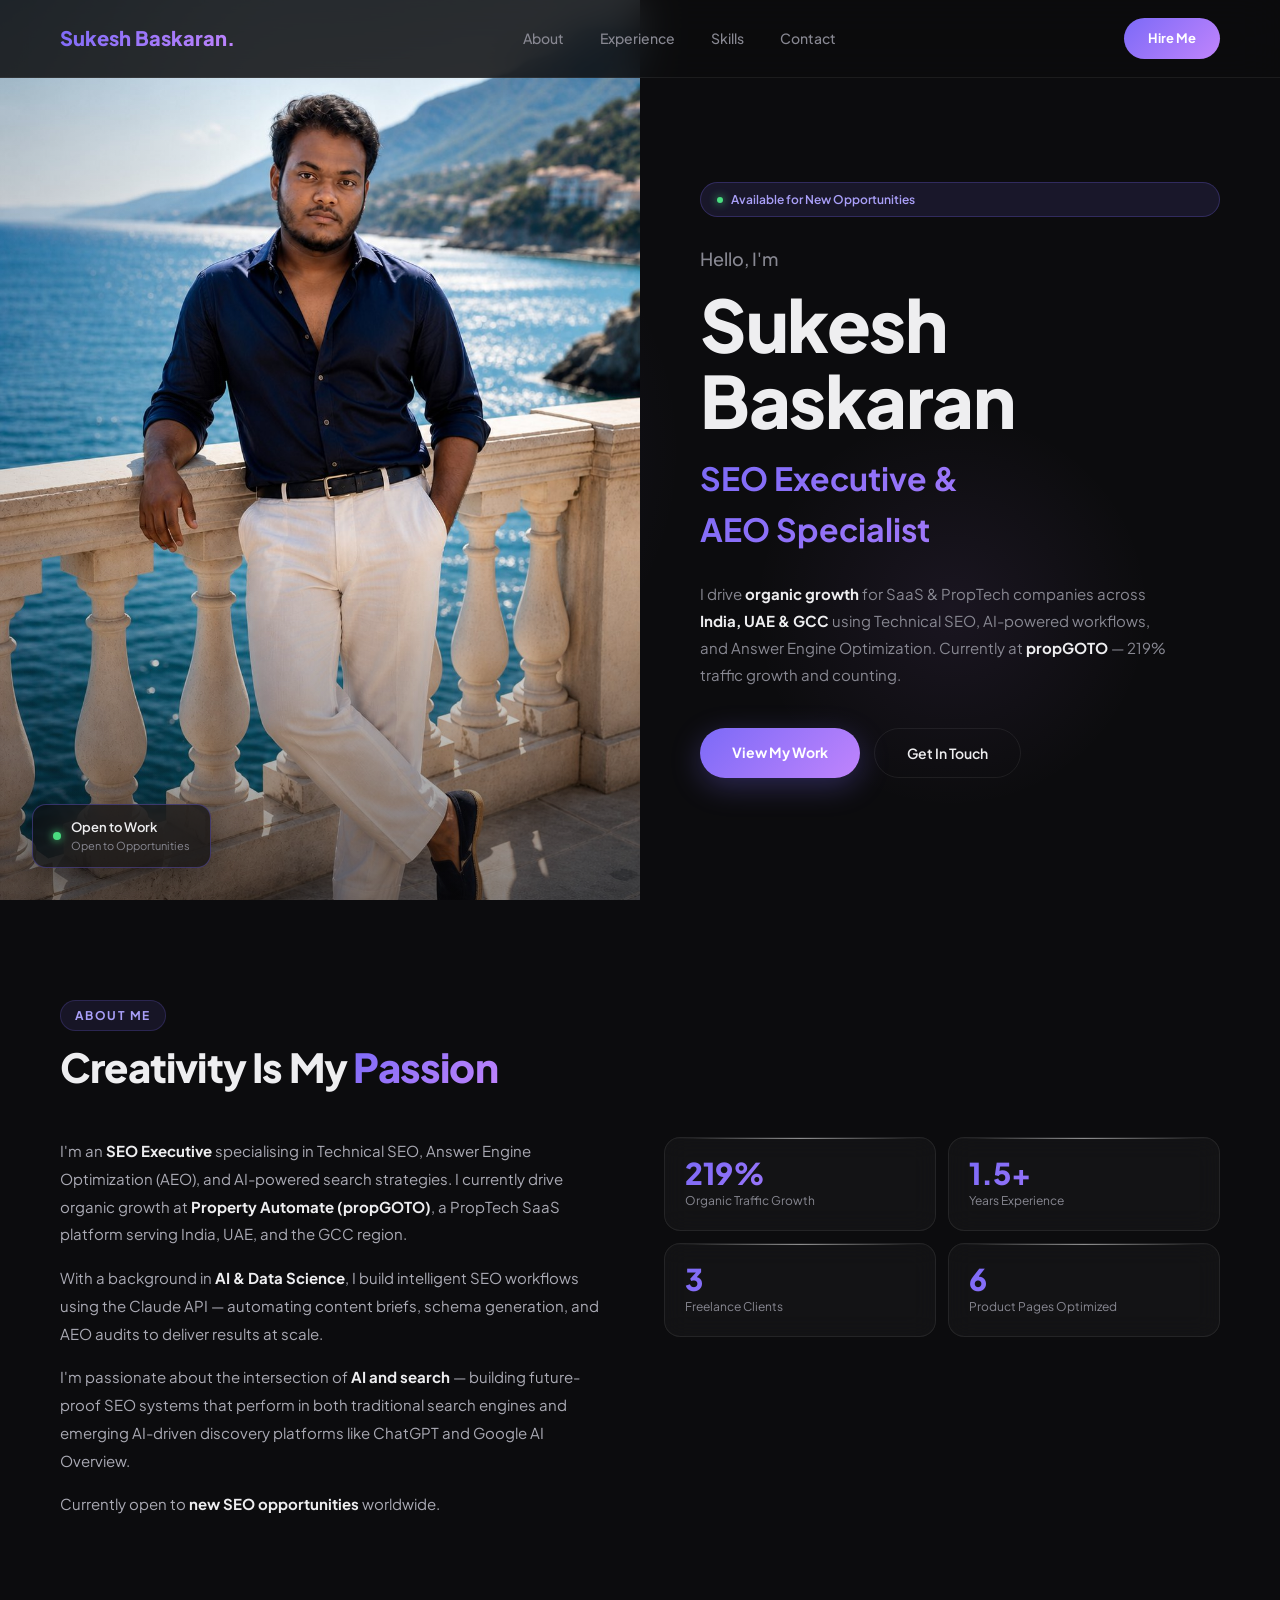
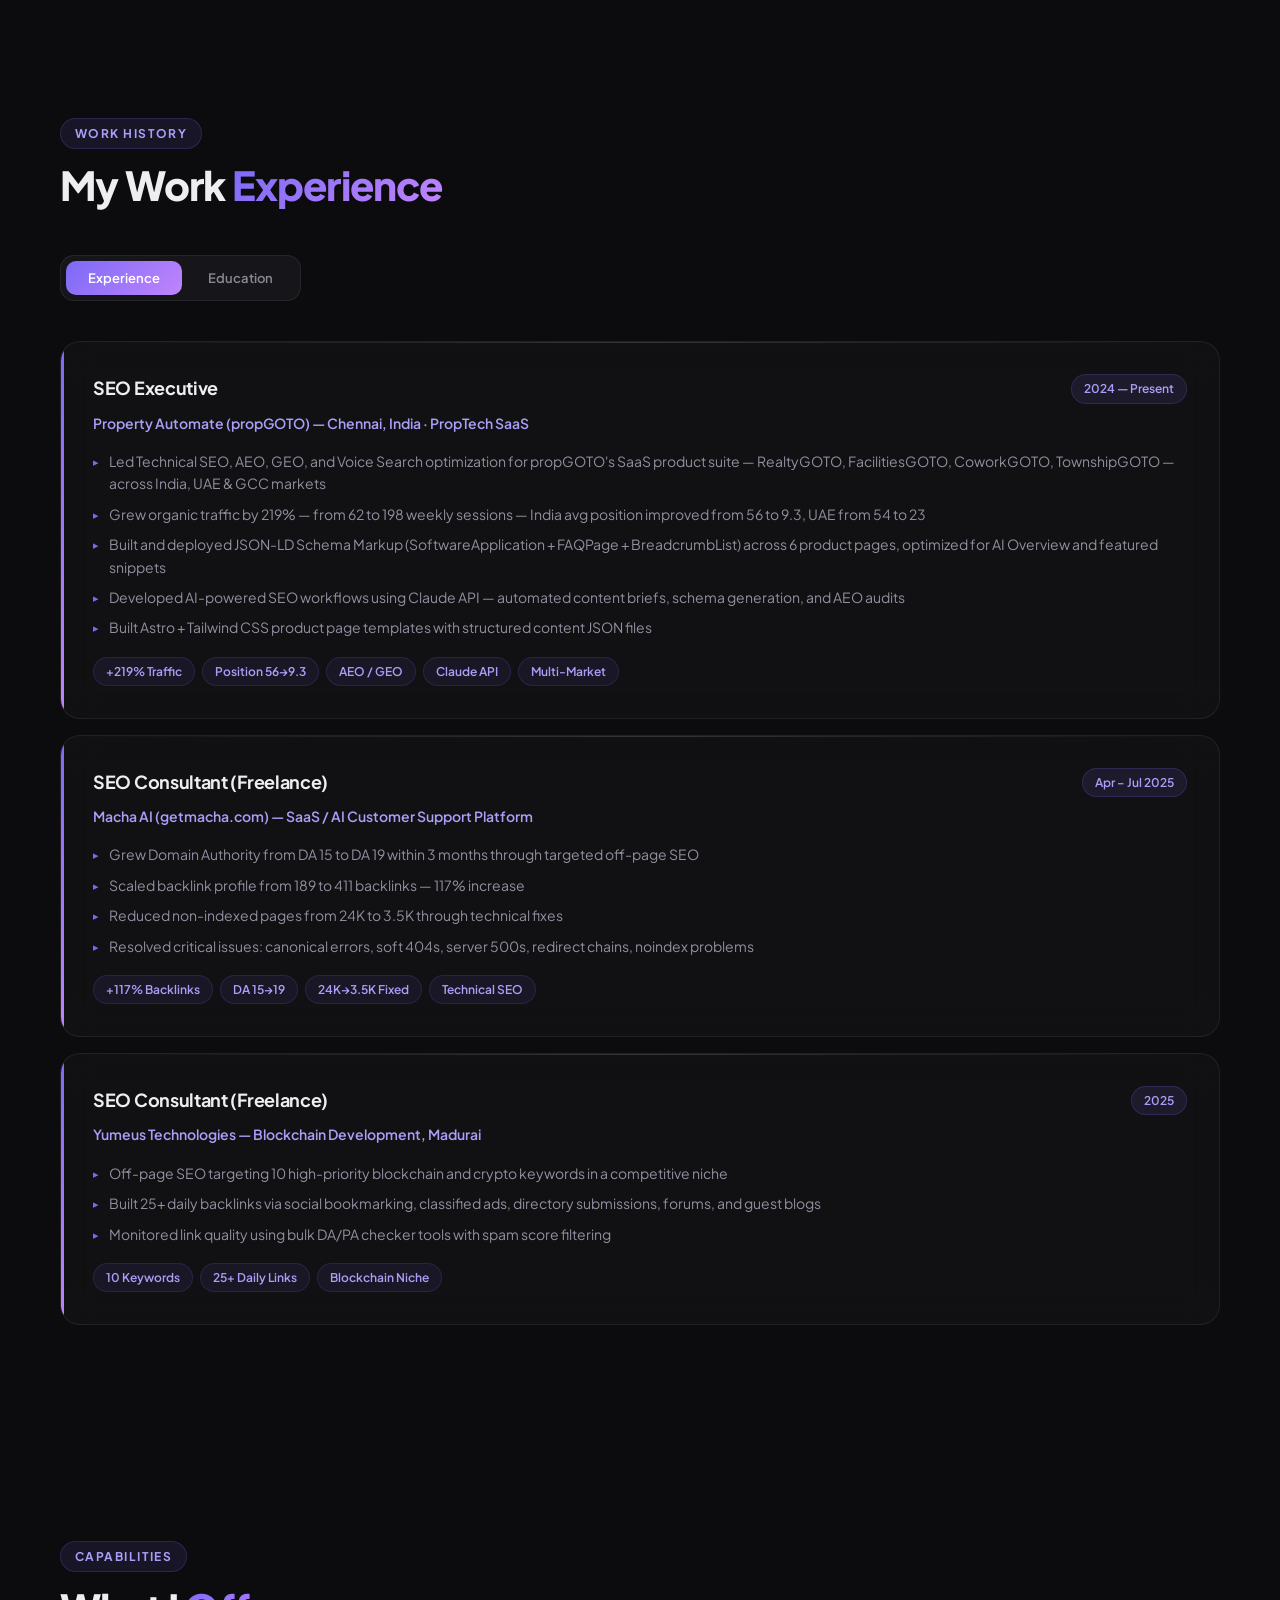
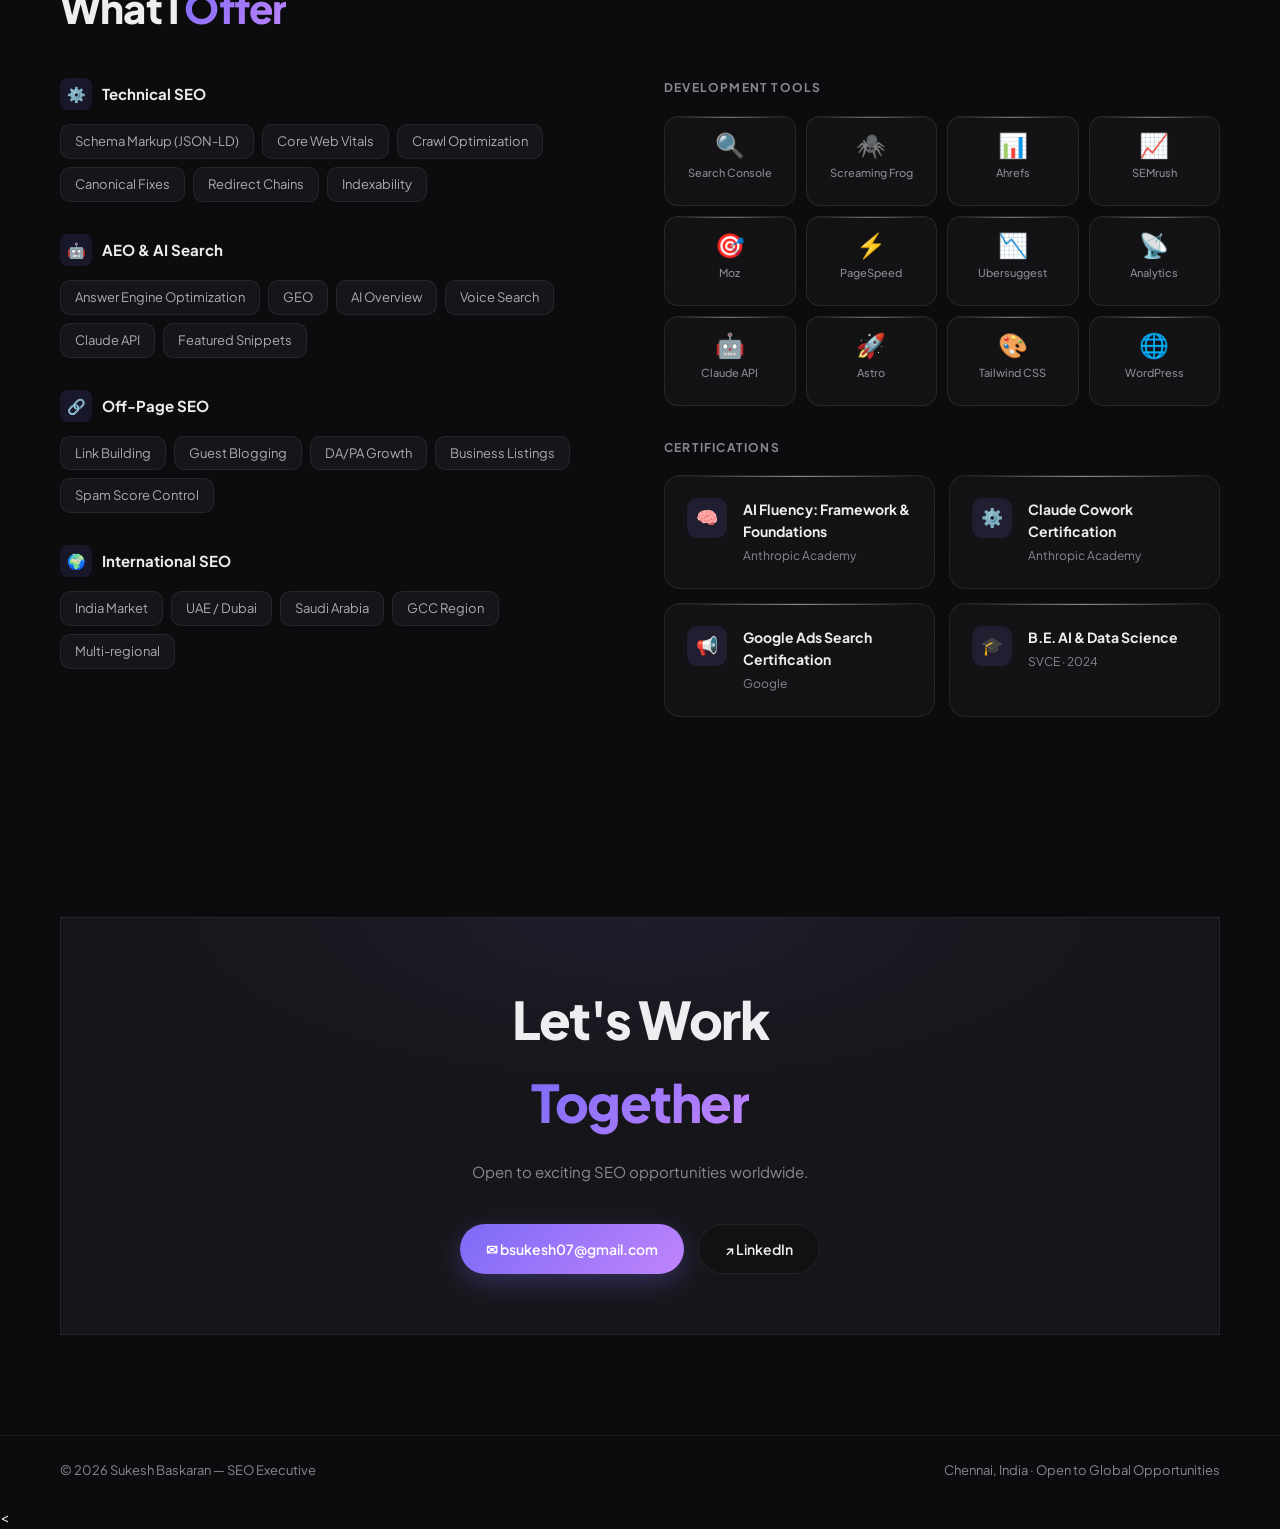
<file: sukesh-portfolio-v7-fixed.html>
<!DOCTYPE html>
<html lang="en">
<head>
<meta charset="UTF-8">
<meta name="viewport" content="width=device-width, initial-scale=1.0">
<title>Sukesh Baskaran — SEO Executive</title>
<link href="https://fonts.googleapis.com/css2?family=Plus+Jakarta+Sans:wght@300;400;500;600;700;800&display=swap" rel="stylesheet">
<style>
*, *::before, *::after { box-sizing: border-box; margin: 0; padding: 0; }
html { scroll-behavior: smooth; }

:root {
  --bg: #0c0c0e;
  --bg2: #111114;
  --card: #16161a;
  --border: rgba(255,255,255,0.07);
  --accent: #7c6af7;
  --accent2: #c084fc;
  --grad: linear-gradient(135deg, #7c6af7, #c084fc);
  --white: #eeeef0;
  --muted: #888892;
  --font: 'Plus Jakarta Sans', sans-serif;
}

body {
  background: var(--bg);
  color: var(--white);
  font-family: var(--font);
  font-size: 15px;
  line-height: 1.6;
  overflow-x: hidden;
}

/* ── NAV ── */
nav {
  position: fixed;
  top: 0; left: 0; right: 0;
  z-index: 100;
  display: flex;
  justify-content: space-between;
  align-items: center;
  padding: 18px 60px;
  background: rgba(12,12,14,0.85);
  backdrop-filter: blur(20px);
  border-bottom: 1px solid var(--border);
}

.logo {
  font-size: 20px;
  font-weight: 800;
  background: var(--grad);
  -webkit-background-clip: text;
  -webkit-text-fill-color: transparent;
  background-clip: text;
}

.nav-links {
  display: flex;
  gap: 36px;
  list-style: none;
}

.nav-links a {
  color: var(--muted);
  text-decoration: none;
  font-size: 14px;
  font-weight: 500;
  transition: color 0.2s;
}
.nav-links a:hover { color: var(--white); }

.nav-btn {
  background: var(--grad);
  color: #fff;
  padding: 10px 24px;
  border-radius: 100px;
  font-size: 13px;
  font-weight: 700;
  text-decoration: none;
  transition: opacity 0.2s, transform 0.2s;
}
.nav-btn:hover { opacity: 0.85; transform: translateY(-1px); }

/* ── HERO ── */
.hero {
  min-height: 100vh;
  display: grid;
  grid-template-columns: 1fr 1fr;
  align-items: stretch;
  padding: 0;
  position: relative;
  overflow: hidden;
  gap: 0;
}

.hero-glow {
  position: absolute;
  width: 600px; height: 600px;
  border-radius: 50%;
  background: radial-gradient(circle, rgba(124,106,247,0.12) 0%, transparent 70%);
  top: 50%; left: 30%;
  transform: translate(-50%, -50%);
  pointer-events: none;
}

.hero-glow2 {
  position: absolute;
  width: 400px; height: 400px;
  border-radius: 50%;
  background: radial-gradient(circle, rgba(192,132,252,0.08) 0%, transparent 70%);
  bottom: 10%; right: 10%;
  pointer-events: none;
}

.hero-left { position: relative; z-index: 2; padding: 120px 60px 60px; display: flex; flex-direction: column; justify-content: center; }

.hero-badge {
  display: inline-flex;
  align-items: center;
  gap: 8px;
  background: rgba(124,106,247,0.12);
  border: 1px solid rgba(124,106,247,0.25);
  padding: 7px 16px;
  border-radius: 100px;
  font-size: 12px;
  font-weight: 600;
  color: #a99ff8;
  margin-bottom: 28px;
  animation: fadeUp 0.5s ease both;
}

.badge-dot {
  width: 6px; height: 6px;
  background: #4ade80;
  border-radius: 50%;
  box-shadow: 0 0 8px #4ade80;
  animation: blink 2s infinite;
}

@keyframes blink { 0%,100%{opacity:1} 50%{opacity:0.2} }

.hero-greeting {
  font-size: 18px;
  font-weight: 500;
  color: var(--muted);
  margin-bottom: 12px;
  animation: fadeUp 0.5s ease 0.1s both;
}

.hero-name {
  font-size: clamp(48px, 6vw, 72px);
  font-weight: 800;
  line-height: 1.05;
  letter-spacing: -1.5px;
  margin-bottom: 16px;
  animation: fadeUp 0.5s ease 0.15s both;
}

.hero-role {
  font-size: clamp(22px, 3vw, 32px);
  font-weight: 700;
  background: var(--grad);
  -webkit-background-clip: text;
  -webkit-text-fill-color: transparent;
  background-clip: text;
  margin-bottom: 24px;
  animation: fadeUp 0.5s ease 0.2s both;
}

.hero-desc {
  font-size: 15px;
  color: var(--muted);
  line-height: 1.8;
  max-width: 480px;
  margin-bottom: 40px;
  animation: fadeUp 0.5s ease 0.25s both;
}
.hero-desc strong { color: var(--white); }

.hero-btns {
  display: flex;
  gap: 14px;
  flex-wrap: wrap;
  animation: fadeUp 0.5s ease 0.3s both;
}

.btn-grad {
  background: var(--grad);
  color: #fff;
  padding: 13px 32px;
  border-radius: 100px;
  font-size: 14px;
  font-weight: 700;
  text-decoration: none;
  transition: all 0.2s;
  box-shadow: 0 8px 30px rgba(124,106,247,0.3);
}
.btn-grad:hover { transform: translateY(-2px); box-shadow: 0 12px 40px rgba(124,106,247,0.45); }

.btn-outline {
  border: 1px solid var(--border);
  color: var(--white);
  padding: 13px 32px;
  border-radius: 100px;
  font-size: 14px;
  font-weight: 600;
  text-decoration: none;
  transition: all 0.2s;
}
.btn-outline:hover { border-color: rgba(124,106,247,0.5); color: #a99ff8; }

/* hero right — stats visual */
.hero-right {
  position: relative;
  z-index: 2;
  display: flex;
  flex-direction: column;
  gap: 16px;
  animation: fadeUp 0.6s ease 0.35s both;
}

.hero-stat-card {
  background: var(--card);
  border: 1px solid var(--border);
  border-radius: 20px;
  padding: 24px 28px;
  display: flex;
  align-items: center;
  gap: 20px;
  transition: border-color 0.2s, transform 0.2s;
}
.hero-stat-card:hover { border-color: rgba(124,106,247,0.3); transform: translateX(4px); }

.hsc-icon {
  width: 48px; height: 48px;
  border-radius: 14px;
  background: rgba(124,106,247,0.12);
  display: flex;
  align-items: center;
  justify-content: center;
  font-size: 22px;
  flex-shrink: 0;
}

.hsc-val {
  font-size: 28px;
  font-weight: 800;
  background: var(--grad);
  -webkit-background-clip: text;
  -webkit-text-fill-color: transparent;
  background-clip: text;
  line-height: 1;
  margin-bottom: 3px;
}
.hsc-label { font-size: 13px; color: var(--muted); }

@keyframes fadeUp {
  from { opacity:0; transform:translateY(24px); }
  to   { opacity:1; transform:translateY(0); }
}

/* ── SECTION COMMON ── */
.section {
  padding: 100px 60px;
  max-width: 1280px;
  margin: 0 auto;
}

.sec-tag {
  display: inline-block;
  background: rgba(124,106,247,0.1);
  border: 1px solid rgba(124,106,247,0.2);
  color: #a99ff8;
  font-size: 12px;
  font-weight: 700;
  letter-spacing: 0.12em;
  text-transform: uppercase;
  padding: 5px 14px;
  border-radius: 100px;
  margin-bottom: 14px;
}

.sec-title {
  font-size: clamp(28px, 4vw, 40px);
  font-weight: 800;
  letter-spacing: -0.8px;
  line-height: 1.1;
  margin-bottom: 48px;
}

.sec-title span {
  background: var(--grad);
  -webkit-background-clip: text;
  -webkit-text-fill-color: transparent;
  background-clip: text;
}

/* ── ABOUT ── */
.about-grid {
  display: grid;
  grid-template-columns: 1fr 1fr;
  gap: 48px;
  align-items: start;
}

.about-text {
  font-size: 15px;
  color: #aaaaB4;
  line-height: 1.85;
}
.about-text strong { color: var(--white); }
.about-text p + p { margin-top: 16px; }

.about-stats {
  display: grid;
  grid-template-columns: 1fr 1fr;
  gap: 12px;
}

.astat {
  background: var(--card);
  border: 1px solid var(--border);
  border-radius: 16px;
  padding: 20px;
  transition: border-color 0.2s;
}
.astat:hover { border-color: rgba(124,106,247,0.3); }
.astat-val {
  font-size: 30px;
  font-weight: 800;
  background: var(--grad);
  -webkit-background-clip: text;
  -webkit-text-fill-color: transparent;
  background-clip: text;
  line-height: 1;
  margin-bottom: 5px;
}
.astat-label { font-size: 12px; color: var(--muted); line-height: 1.4; }

/* ── EXPERIENCE ── */
.exp-tabs {
  display: flex;
  gap: 4px;
  background: var(--card);
  border: 1px solid var(--border);
  padding: 5px;
  border-radius: 14px;
  width: fit-content;
  margin-bottom: 40px;
}

.exp-tab {
  padding: 9px 22px;
  border-radius: 10px;
  font-size: 13px;
  font-weight: 600;
  color: var(--muted);
  cursor: pointer;
  border: none;
  background: transparent;
  font-family: var(--font);
  transition: all 0.2s;
}
.exp-tab.active {
  background: var(--grad);
  color: #fff;
}
.exp-tab:hover:not(.active) { color: var(--white); }

.exp-panel { display: none; }
.exp-panel.active { display: block; }

.exp-card {
  background: var(--card);
  border: 1px solid var(--border);
  border-radius: 20px;
  padding: 32px;
  margin-bottom: 16px;
  transition: border-color 0.2s;
  position: relative;
  overflow: hidden;
}
.exp-card::before {
  content: '';
  position: absolute;
  left: 0; top: 0; bottom: 0;
  width: 3px;
  background: var(--grad);
  border-radius: 3px 0 0 3px;
}
.exp-card:hover { border-color: rgba(124,106,247,0.3); }

.exp-header {
  display: flex;
  justify-content: space-between;
  align-items: flex-start;
  margin-bottom: 8px;
  flex-wrap: wrap;
  gap: 8px;
}

.exp-role-title {
  font-size: 18px;
  font-weight: 700;
  letter-spacing: -0.3px;
}

.exp-date-badge {
  background: rgba(124,106,247,0.1);
  border: 1px solid rgba(124,106,247,0.2);
  color: #a99ff8;
  padding: 4px 12px;
  border-radius: 100px;
  font-size: 12px;
  font-weight: 600;
  white-space: nowrap;
}

.exp-company-name {
  font-size: 14px;
  color: #a99ff8;
  font-weight: 600;
  margin-bottom: 16px;
}

.exp-bullets {
  list-style: none;
  display: flex;
  flex-direction: column;
  gap: 8px;
  margin-bottom: 18px;
}
.exp-bullets li {
  font-size: 14px;
  color: #9090a0;
  display: flex;
  gap: 10px;
  line-height: 1.6;
}
.exp-bullets li::before {
  content: '▸';
  color: var(--accent);
  flex-shrink: 0;
  font-size: 11px;
  margin-top: 3px;
}

.exp-chips { display: flex; flex-wrap: wrap; gap: 7px; }
.chip {
  background: rgba(124,106,247,0.08);
  border: 1px solid rgba(124,106,247,0.15);
  color: #a99ff8;
  padding: 4px 12px;
  border-radius: 100px;
  font-size: 12px;
  font-weight: 600;
}

/* ── SKILLS ── */
.skills-outer {
  display: grid;
  grid-template-columns: 1fr 1fr;
  gap: 48px;
}

.skill-group { margin-bottom: 32px; }

.sg-title {
  font-size: 15px;
  font-weight: 700;
  margin-bottom: 14px;
  display: flex;
  align-items: center;
  gap: 10px;
}

.sg-icon {
  width: 32px; height: 32px;
  border-radius: 8px;
  background: rgba(124,106,247,0.12);
  display: flex;
  align-items: center;
  justify-content: center;
  font-size: 15px;
}

.skill-tags { display: flex; flex-wrap: wrap; gap: 8px; }
.stag {
  background: var(--card);
  border: 1px solid var(--border);
  color: #aaaaB4;
  padding: 6px 14px;
  border-radius: 10px;
  font-size: 13px;
  transition: all 0.2s;
}
.stag:hover { border-color: rgba(124,106,247,0.4); color: var(--white); }

/* tools dashboard */
.tools-title {
  font-size: 15px;
  font-weight: 700;
  margin-bottom: 18px;
  color: var(--muted);
  text-transform: uppercase;
  letter-spacing: 0.1em;
  font-size: 12px;
}

.tools-dashboard {
  display: grid;
  grid-template-columns: repeat(4, 1fr);
  gap: 10px;
  align-items: start;
}

.tool-card {
  background: var(--card);
  border: 1px solid var(--border);
  border-radius: 14px;
  padding: 16px 12px;
  display: flex;
  flex-direction: column;
  align-items: center;
  gap: 8px;
  transition: all 0.2s;
  cursor: default;
}
.tool-card:hover {
  border-color: rgba(124,106,247,0.35);
  transform: translateY(-3px);
  background: rgba(124,106,247,0.06);
}

.tool-emoji { font-size: 24px; line-height: 1; }
.tool-label { font-size: 11px; color: var(--muted); text-align: center; font-weight: 500; }

/* ── CERTIFICATIONS ── */
.cert-grid {
  display: grid;
  grid-template-columns: repeat(2, 1fr);
  gap: 14px;
}

.cert-card {
  background: var(--card);
  border: 1px solid var(--border);
  border-radius: 16px;
  padding: 22px;
  display: flex;
  gap: 16px;
  align-items: flex-start;
  transition: border-color 0.2s;
}
.cert-card:hover { border-color: rgba(124,106,247,0.3); }

.cert-icon {
  width: 40px; height: 40px;
  border-radius: 10px;
  background: rgba(124,106,247,0.12);
  display: flex;
  align-items: center;
  justify-content: center;
  font-size: 18px;
  flex-shrink: 0;
}

.cert-name { font-size: 14px; font-weight: 700; margin-bottom: 4px; }
.cert-issuer { font-size: 12px; color: var(--muted); }

/* ── CONTACT ── */
.contact-wrap {
  background: var(--card);
  border: 1px solid var(--border);
  border-radius: 0;
  padding: 60px;
  text-align: center;
  position: relative;
  overflow: hidden;
}
.contact-wrap::before {
  content: '';
  position: absolute;
  inset: 0;
  background: radial-gradient(ellipse 60% 60% at 50% 0%, rgba(124,106,247,0.08) 0%, transparent 70%);
  pointer-events: none;
}

.contact-title {
  font-size: clamp(32px, 5vw, 52px);
  font-weight: 800;
  letter-spacing: -1.5px;
  margin-bottom: 16px;
  position: relative;
}
.contact-title span {
  background: var(--grad);
  -webkit-background-clip: text;
  -webkit-text-fill-color: transparent;
  background-clip: text;
}

.contact-sub {
  color: var(--muted);
  font-size: 15px;
  margin-bottom: 40px;
  position: relative;
}

.contact-links {
  display: flex;
  gap: 14px;
  justify-content: center;
  flex-wrap: wrap;
  position: relative;
}

.contact-link {
  display: flex;
  align-items: center;
  gap: 9px;
  padding: 13px 26px;
  border-radius: 100px;
  font-size: 14px;
  font-weight: 600;
  text-decoration: none;
  transition: all 0.2s;
}

.cl-primary {
  background: var(--grad);
  color: #fff;
  box-shadow: 0 8px 28px rgba(124,106,247,0.3);
}
.cl-primary:hover { transform: translateY(-2px); box-shadow: 0 12px 36px rgba(124,106,247,0.45); }

.cl-secondary {
  background: var(--bg2);
  border: 1px solid var(--border);
  color: var(--white);
}
.cl-secondary:hover { border-color: rgba(124,106,247,0.4); color: #a99ff8; }

/* ── FOOTER ── */
footer {
  border-top: 1px solid var(--border);
  padding: 24px 60px;
  display: flex;
  justify-content: space-between;
  font-size: 13px;
  color: var(--muted);
}

/* ── REVEAL ── */
.reveal {
  opacity: 0;
  transform: translateY(28px);
  transition: opacity 0.6s ease, transform 0.6s ease;
}
.reveal.visible { opacity: 1; transform: translateY(0); }

/* ── RESPONSIVE ── */
@media (max-width: 768px) {
  nav { padding: 16px 24px; }
  .nav-links { display: none; }
  .hero { grid-template-columns: 1fr; padding: 90px 24px 60px; gap: 40px; }
  .hero-photo-wrap { min-height: 55vw; order: -1; } .hero-left { padding: 40px 24px 60px; }
  .section { padding: 70px 24px; }
  .about-grid { grid-template-columns: 1fr; }
  .skills-outer { grid-template-columns: 1fr; }
  .tools-dashboard { grid-template-columns: repeat(3, 1fr); }
  .cert-grid { grid-template-columns: 1fr; }
  .contact-wrap { padding: 40px 24px; }
  footer { flex-direction: column; gap: 8px; padding: 20px 24px; }
}

/* ── HERO PHOTO PANEL ── */
.hero-photo-wrap {
  position: relative;
  z-index: 2;
  min-height: 100vh;
  overflow: hidden;
  order: -1;
}

.hero-photo-frame {
  position: absolute;
  inset: 0;
  overflow: hidden;
}

.hero-photo-frame img {
  width: 100%;
  height: 100%;
  object-fit: cover;
  object-position: center top;
  display: block;
}

.hero-photo-frame::after {
  content: '';
  position: absolute;
  inset: 0;
  background: linear-gradient(to right, rgba(12,12,14,0.15) 0%, transparent 40%),
              linear-gradient(to top, rgba(12,12,14,0.5) 0%, transparent 40%);
  pointer-events: none;
}

.hero-floating-badge {
  position: absolute;
  bottom: 32px;
  left: 32px;
  background: rgba(12,12,14,0.7);
  border: 1px solid rgba(124,106,247,0.35);
  backdrop-filter: blur(20px);
  -webkit-backdrop-filter: blur(20px);
  padding: 12px 20px;
  border-radius: 14px;
  display: flex;
  align-items: center;
  gap: 10px;
  white-space: nowrap;
  box-shadow: 0 8px 32px rgba(0,0,0,0.4);
}

.hfb-dot {
  width: 8px; height: 8px;
  background: #4ade80;
  border-radius: 50%;
  box-shadow: 0 0 8px #4ade80;
  animation: blink 2s infinite;
}

.hfb-text { font-size: 13px; font-weight: 600; color: var(--white); }
.hfb-sub { font-size: 11px; color: var(--muted); }



/* ── REALISTIC LIQUID GLASS ── */
.glass, .tool-card, .cert-card, .exp-card, .astat, .hero-stat-card {
  position: relative;
  overflow: hidden;
  backdrop-filter: blur(24px);
  -webkit-backdrop-filter: blur(24px);
}

/* Liquid distortion layer */
.glass::before, .astat::before, .cert-card::before {
  content: '';
  position: absolute;
  inset: 0;
  border-radius: inherit;
  background: 
    linear-gradient(135deg, rgba(255,255,255,0.14) 0%, transparent 50%),
    linear-gradient(225deg, rgba(124,106,247,0.06) 0%, transparent 50%);
  pointer-events: none;
  z-index: 0;
  transition: all 0.4s ease;
}

/* Top shine edge */
.glass::after, .astat::after, .cert-card::after, .exp-card::after, .hero-stat-card::after {
  content: '';
  position: absolute;
  top: 0; left: 10%; right: 10%;
  height: 1px;
  background: linear-gradient(90deg, transparent, rgba(255,255,255,0.4), transparent);
  pointer-events: none;
  z-index: 2;
}

/* The liquid ripple blob */
.lq-blob {
  position: absolute;
  border-radius: 50%;
  pointer-events: none;
  transform: translate(-50%, -50%) scale(0);
  transition: transform 0.5s cubic-bezier(0.23,1,0.32,1), opacity 0.4s ease;
  opacity: 0;
  z-index: 1;
  mix-blend-mode: screen;
}

.glass .lq-blob {
  width: 220px; height: 220px;
  background: radial-gradient(circle at center,
    rgba(124,106,247,0.22) 0%,
    rgba(192,132,252,0.1) 35%,
    transparent 70%
  );
  filter: blur(12px);
}

.astat .lq-blob, .cert-card .lq-blob {
  width: 150px; height: 150px;
  background: radial-gradient(circle,
    rgba(124,106,247,0.25) 0%,
    rgba(192,132,252,0.08) 40%,
    transparent 70%
  );
  filter: blur(8px);
}

.tool-card .lq-blob {
  width: 90px; height: 90px;
  background: radial-gradient(circle,
    rgba(124,106,247,0.3) 0%,
    transparent 70%
  );
  filter: blur(6px);
}

.exp-card .lq-blob, .hero-stat-card .lq-blob {
  width: 200px; height: 200px;
  background: radial-gradient(circle,
    rgba(124,106,247,0.15) 0%,
    transparent 65%
  );
  filter: blur(14px);
}

/* Active state when mouse inside */
.lq-active .lq-blob {
  transform: translate(-50%, -50%) scale(1);
  opacity: 1;
}

/* Hover states - subtle border, NO glow on icons */
.glass:hover {
  border-color: rgba(124,106,247,0.3);
  transform: translateY(-3px);
  box-shadow: 0 20px 50px rgba(0,0,0,0.3), inset 0 1px 0 rgba(255,255,255,0.12);
}

.astat:hover {
  border-color: rgba(124,106,247,0.35);
  transform: translateY(-4px);
  box-shadow: 0 16px 40px rgba(0,0,0,0.3), inset 0 1px 0 rgba(255,255,255,0.1);
}

.cert-card:hover {
  border-color: rgba(124,106,247,0.3);
  transform: translateY(-3px);
  box-shadow: 0 12px 36px rgba(0,0,0,0.25), inset 0 1px 0 rgba(255,255,255,0.1);
}

.exp-card:hover {
  border-color: rgba(124,106,247,0.25);
  transform: translateY(-2px);
  box-shadow: 0 16px 44px rgba(0,0,0,0.25), inset 0 1px 0 rgba(255,255,255,0.08);
}

.hero-stat-card:hover {
  border-color: rgba(124,106,247,0.3);
  transform: translateX(5px);
  box-shadow: 0 12px 36px rgba(0,0,0,0.25), inset 0 1px 0 rgba(255,255,255,0.1);
}

/* Tool cards - NO glow, just subtle lift */
.tool-card {
  background: rgba(255,255,255,0.03);
  border: 1px solid rgba(255,255,255,0.08);
  border-radius: 14px;
  padding: 16px 12px;
  display: flex;
  flex-direction: column;
  align-items: center;
  justify-content: center;
  gap: 8px;
  height: 90px;
  transition: transform 0.25s cubic-bezier(0.34,1.56,0.64,1), border-color 0.25s, background 0.25s;
  cursor: default;
  position: relative;
  overflow: hidden;
  backdrop-filter: blur(12px);
}

.tool-card::after {
  content: '';
  position: absolute;
  top: 0; left: 15%; right: 15%;
  height: 1px;
  background: linear-gradient(90deg, transparent, rgba(255,255,255,0.25), transparent);
}

.tool-card:hover {
  border-color: rgba(124,106,247,0.3);
  transform: translateY(-4px);
  background: rgba(124,106,247,0.05);
  box-shadow: none;
}

.tool-emoji { font-size: 24px; line-height: 1; }
.tool-label { font-size: 11px; color: var(--muted); text-align: center; font-weight: 500; }
<!DOCTYPE html>
<html lang="en">
<head>
<meta charset="UTF-8">
<meta name="viewport" content="width=device-width, initial-scale=1.0">
<title>Sukesh Baskaran — SEO Executive</title>
<link href="https://fonts.googleapis.com/css2?family=Plus+Jakarta+Sans:wght@300;400;500;600;700;800&display=swap" rel="stylesheet">
<style>
*, *::before, *::after { box-sizing: border-box; margin: 0; padding: 0; }
html { scroll-behavior: smooth; }

:root {
  --bg: #0c0c0e;
  --bg2: #111114;
  --card: #16161a;
  --border: rgba(255,255,255,0.07);
  --accent: #7c6af7;
  --accent2: #c084fc;
  --grad: linear-gradient(135deg, #7c6af7, #c084fc);
  --white: #eeeef0;
  --muted: #888892;
  --font: 'Plus Jakarta Sans', sans-serif;
}

body {
  background: var(--bg);
  color: var(--white);
  font-family: var(--font);
  font-size: 15px;
  line-height: 1.6;
  overflow-x: hidden;
}

/* ── NAV ── */
nav {
  position: fixed;
  top: 0; left: 0; right: 0;
  z-index: 100;
  display: flex;
  justify-content: space-between;
  align-items: center;
  padding: 18px 60px;
  background: rgba(12,12,14,0.85);
  backdrop-filter: blur(20px);
  border-bottom: 1px solid var(--border);
}

.logo {
  font-size: 20px;
  font-weight: 800;
  background: var(--grad);
  -webkit-background-clip: text;
  -webkit-text-fill-color: transparent;
  background-clip: text;
}

.nav-links {
  display: flex;
  gap: 36px;
  list-style: none;
}

.nav-links a {
  color: var(--muted);
  text-decoration: none;
  font-size: 14px;
  font-weight: 500;
  transition: color 0.2s;
}
.nav-links a:hover { color: var(--white); }

.nav-btn {
  background: var(--grad);
  color: #fff;
  padding: 10px 24px;
  border-radius: 100px;
  font-size: 13px;
  font-weight: 700;
  text-decoration: none;
  transition: opacity 0.2s, transform 0.2s;
}
.nav-btn:hover { opacity: 0.85; transform: translateY(-1px); }

/* ── HERO ── */
.hero {
  min-height: 100vh;
  display: grid;
  grid-template-columns: 1fr 1fr;
  align-items: stretch;
  padding: 0;
  position: relative;
  overflow: hidden;
  gap: 0;
}

.hero-glow {
  position: absolute;
  width: 600px; height: 600px;
  border-radius: 50%;
  background: radial-gradient(circle, rgba(124,106,247,0.12) 0%, transparent 70%);
  top: 50%; left: 30%;
  transform: translate(-50%, -50%);
  pointer-events: none;
}

.hero-glow2 {
  position: absolute;
  width: 400px; height: 400px;
  border-radius: 50%;
  background: radial-gradient(circle, rgba(192,132,252,0.08) 0%, transparent 70%);
  bottom: 10%; right: 10%;
  pointer-events: none;
}

.hero-left { position: relative; z-index: 2; padding: 120px 60px 60px; display: flex; flex-direction: column; justify-content: center; }

.hero-badge {
  display: inline-flex;
  align-items: center;
  gap: 8px;
  background: rgba(124,106,247,0.12);
  border: 1px solid rgba(124,106,247,0.25);
  padding: 7px 16px;
  border-radius: 100px;
  font-size: 12px;
  font-weight: 600;
  color: #a99ff8;
  margin-bottom: 28px;
  animation: fadeUp 0.5s ease both;
}

.badge-dot {
  width: 6px; height: 6px;
  background: #4ade80;
  border-radius: 50%;
  box-shadow: 0 0 8px #4ade80;
  animation: blink 2s infinite;
}

@keyframes blink { 0%,100%{opacity:1} 50%{opacity:0.2} }

.hero-greeting {
  font-size: 18px;
  font-weight: 500;
  color: var(--muted);
  margin-bottom: 12px;
  animation: fadeUp 0.5s ease 0.1s both;
}

.hero-name {
  font-size: clamp(48px, 6vw, 72px);
  font-weight: 800;
  line-height: 1.05;
  letter-spacing: -1.5px;
  margin-bottom: 16px;
  animation: fadeUp 0.5s ease 0.15s both;
}

.hero-role {
  font-size: clamp(22px, 3vw, 32px);
  font-weight: 700;
  background: var(--grad);
  -webkit-background-clip: text;
  -webkit-text-fill-color: transparent;
  background-clip: text;
  margin-bottom: 24px;
  animation: fadeUp 0.5s ease 0.2s both;
}

.hero-desc {
  font-size: 15px;
  color: var(--muted);
  line-height: 1.8;
  max-width: 480px;
  margin-bottom: 40px;
  animation: fadeUp 0.5s ease 0.25s both;
}
.hero-desc strong { color: var(--white); }

.hero-btns {
  display: flex;
  gap: 14px;
  flex-wrap: wrap;
  animation: fadeUp 0.5s ease 0.3s both;
}

.btn-grad {
  background: var(--grad);
  color: #fff;
  padding: 13px 32px;
  border-radius: 100px;
  font-size: 14px;
  font-weight: 700;
  text-decoration: none;
  transition: all 0.2s;
  box-shadow: 0 8px 30px rgba(124,106,247,0.3);
}
.btn-grad:hover { transform: translateY(-2px); box-shadow: 0 12px 40px rgba(124,106,247,0.45); }

.btn-outline {
  border: 1px solid var(--border);
  color: var(--white);
  padding: 13px 32px;
  border-radius: 100px;
  font-size: 14px;
  font-weight: 600;
  text-decoration: none;
  transition: all 0.2s;
}
.btn-outline:hover { border-color: rgba(124,106,247,0.5); color: #a99ff8; }

/* hero right — stats visual */
.hero-right {
  position: relative;
  z-index: 2;
  display: flex;
  flex-direction: column;
  gap: 16px;
  animation: fadeUp 0.6s ease 0.35s both;
}

.hero-stat-card {
  background: var(--card);
  border: 1px solid var(--border);
  border-radius: 20px;
  padding: 24px 28px;
  display: flex;
  align-items: center;
  gap: 20px;
  transition: border-color 0.2s, transform 0.2s;
}
.hero-stat-card:hover { border-color: rgba(124,106,247,0.3); transform: translateX(4px); }

.hsc-icon {
  width: 48px; height: 48px;
  border-radius: 14px;
  background: rgba(124,106,247,0.12);
  display: flex;
  align-items: center;
  justify-content: center;
  font-size: 22px;
  flex-shrink: 0;
}

.hsc-val {
  font-size: 28px;
  font-weight: 800;
  background: var(--grad);
  -webkit-background-clip: text;
  -webkit-text-fill-color: transparent;
  background-clip: text;
  line-height: 1;
  margin-bottom: 3px;
}
.hsc-label { font-size: 13px; color: var(--muted); }

@keyframes fadeUp {
  from { opacity:0; transform:translateY(24px); }
  to   { opacity:1; transform:translateY(0); }
}

/* ── SECTION COMMON ── */
.section {
  padding: 100px 60px;
  max-width: 1280px;
  margin: 0 auto;
}

.sec-tag {
  display: inline-block;
  background: rgba(124,106,247,0.1);
  border: 1px solid rgba(124,106,247,0.2);
  color: #a99ff8;
  font-size: 12px;
  font-weight: 700;
  letter-spacing: 0.12em;
  text-transform: uppercase;
  padding: 5px 14px;
  border-radius: 100px;
  margin-bottom: 14px;
}

.sec-title {
  font-size: clamp(28px, 4vw, 40px);
  font-weight: 800;
  letter-spacing: -0.8px;
  line-height: 1.1;
  margin-bottom: 48px;
}

.sec-title span {
  background: var(--grad);
  -webkit-background-clip: text;
  -webkit-text-fill-color: transparent;
  background-clip: text;
}

/* ── ABOUT ── */
.about-grid {
  display: grid;
  grid-template-columns: 1fr 1fr;
  gap: 48px;
  align-items: start;
}

.about-text {
  font-size: 15px;
  color: #aaaaB4;
  line-height: 1.85;
}
.about-text strong { color: var(--white); }
.about-text p + p { margin-top: 16px; }

.about-stats {
  display: grid;
  grid-template-columns: 1fr 1fr;
  gap: 12px;
}

.astat {
  background: var(--card);
  border: 1px solid var(--border);
  border-radius: 16px;
  padding: 20px;
  transition: border-color 0.2s;
}
.astat:hover { border-color: rgba(124,106,247,0.3); }
.astat-val {
  font-size: 30px;
  font-weight: 800;
  background: var(--grad);
  -webkit-background-clip: text;
  -webkit-text-fill-color: transparent;
  background-clip: text;
  line-height: 1;
  margin-bottom: 5px;
}
.astat-label { font-size: 12px; color: var(--muted); line-height: 1.4; }

/* ── EXPERIENCE ── */
.exp-tabs {
  display: flex;
  gap: 4px;
  background: var(--card);
  border: 1px solid var(--border);
  padding: 5px;
  border-radius: 14px;
  width: fit-content;
  margin-bottom: 40px;
}

.exp-tab {
  padding: 9px 22px;
  border-radius: 10px;
  font-size: 13px;
  font-weight: 600;
  color: var(--muted);
  cursor: pointer;
  border: none;
  background: transparent;
  font-family: var(--font);
  transition: all 0.2s;
}
.exp-tab.active {
  background: var(--grad);
  color: #fff;
}
.exp-tab:hover:not(.active) { color: var(--white); }

.exp-panel { display: none; }
.exp-panel.active { display: block; }

.exp-card {
  background: var(--card);
  border: 1px solid var(--border);
  border-radius: 20px;
  padding: 32px;
  margin-bottom: 16px;
  transition: border-color 0.2s;
  position: relative;
  overflow: hidden;
}
.exp-card::before {
  content: '';
  position: absolute;
  left: 0; top: 0; bottom: 0;
  width: 3px;
  background: var(--grad);
  border-radius: 3px 0 0 3px;
}
.exp-card:hover { border-color: rgba(124,106,247,0.3); }

.exp-header {
  display: flex;
  justify-content: space-between;
  align-items: flex-start;
  margin-bottom: 8px;
  flex-wrap: wrap;
  gap: 8px;
}

.exp-role-title {
  font-size: 18px;
  font-weight: 700;
  letter-spacing: -0.3px;
}

.exp-date-badge {
  background: rgba(124,106,247,0.1);
  border: 1px solid rgba(124,106,247,0.2);
  color: #a99ff8;
  padding: 4px 12px;
  border-radius: 100px;
  font-size: 12px;
  font-weight: 600;
  white-space: nowrap;
}

.exp-company-name {
  font-size: 14px;
  color: #a99ff8;
  font-weight: 600;
  margin-bottom: 16px;
}

.exp-bullets {
  list-style: none;
  display: flex;
  flex-direction: column;
  gap: 8px;
  margin-bottom: 18px;
}
.exp-bullets li {
  font-size: 14px;
  color: #9090a0;
  display: flex;
  gap: 10px;
  line-height: 1.6;
}
.exp-bullets li::before {
  content: '▸';
  color: var(--accent);
  flex-shrink: 0;
  font-size: 11px;
  margin-top: 3px;
}

.exp-chips { display: flex; flex-wrap: wrap; gap: 7px; }
.chip {
  background: rgba(124,106,247,0.08);
  border: 1px solid rgba(124,106,247,0.15);
  color: #a99ff8;
  padding: 4px 12px;
  border-radius: 100px;
  font-size: 12px;
  font-weight: 600;
}

/* ── SKILLS ── */
.skills-outer {
  display: grid;
  grid-template-columns: 1fr 1fr;
  gap: 48px;
}

.skill-group { margin-bottom: 32px; }

.sg-title {
  font-size: 15px;
  font-weight: 700;
  margin-bottom: 14px;
  display: flex;
  align-items: center;
  gap: 10px;
}

.sg-icon {
  width: 32px; height: 32px;
  border-radius: 8px;
  background: rgba(124,106,247,0.12);
  display: flex;
  align-items: center;
  justify-content: center;
  font-size: 15px;
}

.skill-tags { display: flex; flex-wrap: wrap; gap: 8px; }
.stag {
  background: var(--card);
  border: 1px solid var(--border);
  color: #aaaaB4;
  padding: 6px 14px;
  border-radius: 10px;
  font-size: 13px;
  transition: all 0.2s;
}
.stag:hover { border-color: rgba(124,106,247,0.4); color: var(--white); }

/* tools dashboard */
.tools-title {
  font-size: 15px;
  font-weight: 700;
  margin-bottom: 18px;
  color: var(--muted);
  text-transform: uppercase;
  letter-spacing: 0.1em;
  font-size: 12px;
}

.tools-dashboard {
  display: grid;
  grid-template-columns: repeat(4, 1fr);
  gap: 10px;
  align-items: start;
}

.tool-card {
  background: var(--card);
  border: 1px solid var(--border);
  border-radius: 14px;
  padding: 16px 12px;
  display: flex;
  flex-direction: column;
  align-items: center;
  gap: 8px;
  transition: all 0.2s;
  cursor: default;
}
.tool-card:hover {
  border-color: rgba(124,106,247,0.35);
  transform: translateY(-3px);
  background: rgba(124,106,247,0.06);
}

.tool-emoji { font-size: 24px; line-height: 1; }
.tool-label { font-size: 11px; color: var(--muted); text-align: center; font-weight: 500; }

/* ── CERTIFICATIONS ── */
.cert-grid {
  display: grid;
  grid-template-columns: repeat(2, 1fr);
  gap: 14px;
}

.cert-card {
  background: var(--card);
  border: 1px solid var(--border);
  border-radius: 16px;
  padding: 22px;
  display: flex;
  gap: 16px;
  align-items: flex-start;
  transition: border-color 0.2s;
}
.cert-card:hover { border-color: rgba(124,106,247,0.3); }

.cert-icon {
  width: 40px; height: 40px;
  border-radius: 10px;
  background: rgba(124,106,247,0.12);
  display: flex;
  align-items: center;
  justify-content: center;
  font-size: 18px;
  flex-shrink: 0;
}

.cert-name { font-size: 14px; font-weight: 700; margin-bottom: 4px; }
.cert-issuer { font-size: 12px; color: var(--muted); }

/* ── CONTACT ── */
.contact-wrap {
  background: var(--card);
  border: 1px solid var(--border);
  border-radius: 0;
  padding: 60px;
  text-align: center;
  position: relative;
  overflow: hidden;
}
.contact-wrap::before {
  content: '';
  position: absolute;
  inset: 0;
  background: radial-gradient(ellipse 60% 60% at 50% 0%, rgba(124,106,247,0.08) 0%, transparent 70%);
  pointer-events: none;
}

.contact-title {
  font-size: clamp(32px, 5vw, 52px);
  font-weight: 800;
  letter-spacing: -1.5px;
  margin-bottom: 16px;
  position: relative;
}
.contact-title span {
  background: var(--grad);
  -webkit-background-clip: text;
  -webkit-text-fill-color: transparent;
  background-clip: text;
}

.contact-sub {
  color: var(--muted);
  font-size: 15px;
  margin-bottom: 40px;
  position: relative;
}

.contact-links {
  display: flex;
  gap: 14px;
  justify-content: center;
  flex-wrap: wrap;
  position: relative;
}

.contact-link {
  display: flex;
  align-items: center;
  gap: 9px;
  padding: 13px 26px;
  border-radius: 100px;
  font-size: 14px;
  font-weight: 600;
  text-decoration: none;
  transition: all 0.2s;
}

.cl-primary {
  background: var(--grad);
  color: #fff;
  box-shadow: 0 8px 28px rgba(124,106,247,0.3);
}
.cl-primary:hover { transform: translateY(-2px); box-shadow: 0 12px 36px rgba(124,106,247,0.45); }

.cl-secondary {
  background: var(--bg2);
  border: 1px solid var(--border);
  color: var(--white);
}
.cl-secondary:hover { border-color: rgba(124,106,247,0.4); color: #a99ff8; }

/* ── FOOTER ── */
footer {
  border-top: 1px solid var(--border);
  padding: 24px 60px;
  display: flex;
  justify-content: space-between;
  font-size: 13px;
  color: var(--muted);
}

/* ── REVEAL ── */
.reveal {
  opacity: 0;
  transform: translateY(28px);
  transition: opacity 0.6s ease, transform 0.6s ease;
}
.reveal.visible { opacity: 1; transform: translateY(0); }

/* ── RESPONSIVE ── */
@media (max-width: 768px) {
  nav { padding: 16px 24px; }
  .nav-links { display: none; }
  .hero { grid-template-columns: 1fr; padding: 90px 24px 60px; gap: 40px; }
  .hero-photo-wrap { min-height: 55vw; order: -1; } .hero-left { padding: 40px 24px 60px; }
  .section { padding: 70px 24px; }
  .about-grid { grid-template-columns: 1fr; }
  .skills-outer { grid-template-columns: 1fr; }
  .tools-dashboard { grid-template-columns: repeat(3, 1fr); }
  .cert-grid { grid-template-columns: 1fr; }
  .contact-wrap { padding: 40px 24px; }
  footer { flex-direction: column; gap: 8px; padding: 20px 24px; }
}

/* ── HERO PHOTO PANEL ── */
.hero-photo-wrap {
  position: relative;
  z-index: 2;
  min-height: 100vh;
  overflow: hidden;
  order: -1;
}

.hero-photo-frame {
  position: absolute;
  inset: 0;
  overflow: hidden;
}

.hero-photo-frame img {
  width: 100%;
  height: 100%;
  object-fit: cover;
  object-position: center top;
  display: block;
}

.hero-photo-frame::after {
  content: '';
  position: absolute;
  inset: 0;
  background: linear-gradient(to right, rgba(12,12,14,0.15) 0%, transparent 40%),
              linear-gradient(to top, rgba(12,12,14,0.5) 0%, transparent 40%);
  pointer-events: none;
}

.hero-floating-badge {
  position: absolute;
  bottom: 32px;
  left: 32px;
  background: rgba(12,12,14,0.7);
  border: 1px solid rgba(124,106,247,0.35);
  backdrop-filter: blur(20px);
  -webkit-backdrop-filter: blur(20px);
  padding: 12px 20px;
  border-radius: 14px;
  display: flex;
  align-items: center;
  gap: 10px;
  white-space: nowrap;
  box-shadow: 0 8px 32px rgba(0,0,0,0.4);
}

.hfb-dot {
  width: 8px; height: 8px;
  background: #4ade80;
  border-radius: 50%;
  box-shadow: 0 0 8px #4ade80;
  animation: blink 2s infinite;
}

.hfb-text { font-size: 13px; font-weight: 600; color: var(--white); }
.hfb-sub { font-size: 11px; color: var(--muted); }


/* ── REALISTIC LIQUID GLASS ── */
.glass {
  position: relative;
  background: rgba(255,255,255,0.04);
  border: 1px solid rgba(255,255,255,0.1);
  border-radius: 18px;
  backdrop-filter: blur(20px);
  -webkit-backdrop-filter: blur(20px);
  overflow: hidden;
  transition: border-color 0.3s, transform 0.3s, box-shadow 0.3s;
}

.glass::before {
  content: '';
  position: absolute;
  inset: 0;
  border-radius: inherit;
  background: linear-gradient(
    135deg,
    rgba(255,255,255,0.12) 0%,
    rgba(255,255,255,0.03) 40%,
    rgba(255,255,255,0.0) 60%,
    rgba(124,106,247,0.05) 100%
  );
  pointer-events: none;
  z-index: 0;
  transition: opacity 0.3s;
}

.glass::after {
  content: '';
  position: absolute;
  top: 0; left: 0; right: 0;
  height: 1px;
  background: linear-gradient(90deg,
    transparent 0%,
    rgba(255,255,255,0.25) 30%,
    rgba(255,255,255,0.35) 50%,
    rgba(255,255,255,0.25) 70%,
    transparent 100%
  );
  pointer-events: none;
  z-index: 1;
}

.glass > * { position: relative; z-index: 2; }

/* liquid ripple blob that follows cursor */
.glass .liquid-blob {
  position: absolute;
  width: 180px;
  height: 180px;
  border-radius: 50%;
  background: radial-gradient(circle,
    rgba(124,106,247,0.18) 0%,
    rgba(192,132,252,0.08) 40%,
    transparent 70%
  );
  pointer-events: none;
  transform: translate(-50%, -50%);
  transition: width 0.4s ease, height 0.4s ease, opacity 0.3s;
  opacity: 0;
  z-index: 1;
  filter: blur(8px);
}

.glass:hover .liquid-blob { opacity: 1; }

.glass:hover {
  border-color: rgba(124,106,247,0.35);
  transform: translateY(-3px) scale(1.005);
  box-shadow:
    0 20px 60px rgba(0,0,0,0.35),
    0 0 0 1px rgba(124,106,247,0.15),
    inset 0 1px 0 rgba(255,255,255,0.15),
    inset 0 -1px 0 rgba(0,0,0,0.2);
}

/* distortion shimmer on hover */
@keyframes shimmer {
  0%   { background-position: -200% center; }
  100% { background-position: 200% center; }
}

.glass:hover::before {
  background: linear-gradient(
    105deg,
    rgba(255,255,255,0.0) 0%,
    rgba(255,255,255,0.15) 30%,
    rgba(124,106,247,0.12) 50%,
    rgba(255,255,255,0.08) 70%,
    rgba(255,255,255,0.0) 100%
  );
  background-size: 200% auto;
  animation: shimmer 1.5s linear infinite;
}

/* tool cards — stronger glass */
.tool-card {
  background: rgba(255,255,255,0.03);
  border: 1px solid rgba(255,255,255,0.09);
  border-radius: 14px;
  padding: 16px 12px;
  display: flex;
  flex-direction: column;
  align-items: center;
  gap: 8px;
  transition: all 0.25s cubic-bezier(0.34,1.56,0.64,1);
  cursor: default;
  position: relative;
  overflow: hidden;
  backdrop-filter: blur(12px);
}

.tool-card::before {
  content: '';
  position: absolute;
  top: 0; left: 0; right: 0;
  height: 1px;
  background: linear-gradient(90deg, transparent, rgba(255,255,255,0.2), transparent);
}

.tool-card .liquid-blob {
  position: absolute;
  width: 80px; height: 80px;
  border-radius: 50%;
  background: radial-gradient(circle, rgba(124,106,247,0.25) 0%, transparent 70%);
  pointer-events: none;
  transform: translate(-50%, -50%);
  opacity: 0;
  transition: opacity 0.3s;
  filter: blur(4px);
  z-index: 0;
}

.tool-card:hover .liquid-blob { opacity: 1; }
.tool-card > * { position: relative; z-index: 1; }

.tool-card:hover {
  border-color: rgba(124,106,247,0.45);
  transform: translateY(-5px) scale(1.04);
  background: rgba(124,106,247,0.08);
  box-shadow:
    0 12px 40px rgba(0,0,0,0.3),
    0 0 0 1px rgba(124,106,247,0.2),
    inset 0 1px 0 rgba(255,255,255,0.15);
}

/* cert cards glass */
.cert-card {
  background: rgba(255,255,255,0.03);
  border: 1px solid rgba(255,255,255,0.08);
  border-radius: 16px;
  padding: 22px;
  display: flex;
  gap: 16px;
  align-items: flex-start;
  transition: all 0.25s ease;
  position: relative;
  overflow: hidden;
  backdrop-filter: blur(16px);
}

.cert-card::before {
  content: '';
  position: absolute;
  top: 0; left: 0; right: 0;
  height: 1px;
  background: linear-gradient(90deg, transparent, rgba(255,255,255,0.18), transparent);
}

.cert-card:hover {
  border-color: rgba(124,106,247,0.35);
  transform: translateY(-3px);
  box-shadow: 0 16px 48px rgba(0,0,0,0.3), inset 0 1px 0 rgba(255,255,255,0.12);
  background: rgba(124,106,247,0.05);
}

/* exp cards glass */
.exp-card {
  background: rgba(255,255,255,0.025);
  border: 1px solid rgba(255,255,255,0.07);
  border-radius: 20px;
  padding: 32px;
  margin-bottom: 16px;
  transition: all 0.25s ease;
  position: relative;
  overflow: hidden;
  backdrop-filter: blur(16px);
}

.exp-card::after {
  content: '';
  position: absolute;
  top: 0; left: 0; right: 0;
  height: 1px;
  background: linear-gradient(90deg, transparent, rgba(255,255,255,0.15), transparent);
  pointer-events: none;
}

.exp-card:hover {
  border-color: rgba(124,106,247,0.3);
  transform: translateY(-2px);
  box-shadow: 0 20px 60px rgba(0,0,0,0.3), inset 0 1px 0 rgba(255,255,255,0.1);
  background: rgba(124,106,247,0.04);
}

/* about stat cards */
.astat {
  background: rgba(255,255,255,0.03);
  border: 1px solid rgba(255,255,255,0.08);
  border-radius: 16px;
  padding: 20px;
  transition: all 0.25s cubic-bezier(0.34,1.56,0.64,1);
  position: relative;
  overflow: hidden;
  backdrop-filter: blur(12px);
}

.astat::before {
  content: '';
  position: absolute;
  top: 0; left: 0; right: 0;
  height: 1px;
  background: linear-gradient(90deg, transparent, rgba(255,255,255,0.2), transparent);
}

.astat:hover {
  border-color: rgba(124,106,247,0.4);
  transform: translateY(-4px) scale(1.02);
  box-shadow: 0 16px 48px rgba(0,0,0,0.3), inset 0 1px 0 rgba(255,255,255,0.12);
  background: rgba(124,106,247,0.06);
}

/* hero stat cards */
.hero-stat-card {
  background: rgba(255,255,255,0.04);
  border: 1px solid rgba(255,255,255,0.09);
  border-radius: 20px;
  padding: 24px 28px;
  display: flex;
  align-items: center;
  gap: 20px;
  transition: all 0.25s ease;
  position: relative;
  overflow: hidden;
  backdrop-filter: blur(16px);
}

.hero-stat-card::before {
  content: '';
  position: absolute;
  top: 0; left: 0; right: 0;
  height: 1px;
  background: linear-gradient(90deg, transparent, rgba(255,255,255,0.2), transparent);
}

.hero-stat-card:hover {
  border-color: rgba(124,106,247,0.35);
  transform: translateX(6px);
  box-shadow: 0 12px 40px rgba(0,0,0,0.25), inset 0 1px 0 rgba(255,255,255,0.1);
  background: rgba(124,106,247,0.06);
}

</style>
</head>
<body>

<!-- NAV -->
<nav>
  <div class="logo">Sukesh Baskaran.</div>
  <ul class="nav-links">
    <li><a href="#about">About</a></li>
    <li><a href="#experience">Experience</a></li>
    <li><a href="#skills">Skills</a></li>
    <li><a href="#contact">Contact</a></li>
  </ul>
  <a href="mailto:bsukesh07@gmail.com" class="nav-btn">Hire Me</a>
</nav>

<!-- HERO -->
<div class="hero">
  <div class="hero-glow"></div>
  <div class="hero-glow2"></div>
  <div class="hero-left">
    <div class="hero-badge"><div class="badge-dot"></div> Available for New Opportunities</div>
    <div class="hero-greeting">Hello, I'm</div>
    <h1 class="hero-name">Sukesh Baskaran</h1>
    <div class="hero-role">SEO Executive &<br>AEO Specialist</div>
    <p class="hero-desc">
      I drive <strong>organic growth</strong> for SaaS & PropTech companies across <strong>India, UAE & GCC</strong> using Technical SEO, AI-powered workflows, and Answer Engine Optimization. Currently at <strong>propGOTO</strong> — 219% traffic growth and counting.
    </p>
    <div class="hero-btns">
      <a href="#experience" class="btn-grad">View My Work</a>
      <a href="#contact" class="btn-outline">Get In Touch</a>
    </div>
  </div>
  <div class="hero-photo-wrap">
    <div class="hero-photo-frame">
      <img src="[data-uri]" alt="Sukesh Baskaran" />
    </div>
    <div class="hero-floating-badge">
      <div class="hfb-dot"></div>
      <div>
        <div class="hfb-text">Open to Work</div>
        <div class="hfb-sub">Open to Opportunities</div>
      </div>
    </div>
  </div>
</div>

<!-- ABOUT -->
<div class="section reveal" id="about">
  <div class="sec-tag">About Me</div>
  <h2 class="sec-title">Creativity Is My <span>Passion</span></h2>
  <div class="about-grid">
    <div class="about-text">
      <p>I'm an <strong>SEO Executive</strong> specialising in Technical SEO, Answer Engine Optimization (AEO), and AI-powered search strategies. I currently drive organic growth at <strong>Property Automate (propGOTO)</strong>, a PropTech SaaS platform serving India, UAE, and the GCC region.</p>
      <p>With a background in <strong>AI & Data Science</strong>, I build intelligent SEO workflows using the Claude API — automating content briefs, schema generation, and AEO audits to deliver results at scale.</p>
      <p>I'm passionate about the intersection of <strong>AI and search</strong> — building future-proof SEO systems that perform in both traditional search engines and emerging AI-driven discovery platforms like ChatGPT and Google AI Overview.</p>
      <p>Currently open to <strong>new SEO opportunities</strong> worldwide.</p>
    </div>
    <div class="about-stats">
      <div class="astat">
        <div class="astat-val">219%</div>
        <div class="astat-label">Organic Traffic Growth</div>
      </div>
      <div class="astat">
        <div class="astat-val">1.5+</div>
        <div class="astat-label">Years Experience</div>
      </div>
      <div class="astat">
        <div class="astat-val">3</div>
        <div class="astat-label">Freelance Clients</div>
      </div>
      <div class="astat">
        <div class="astat-val">6</div>
        <div class="astat-label">Product Pages Optimized</div>
      </div>
    </div>
  </div>
</div>

<!-- EXPERIENCE -->
<div class="section reveal" id="experience">
  <div class="sec-tag">Work History</div>
  <h2 class="sec-title">My Work <span>Experience</span></h2>

  <div class="exp-tabs">
    <button class="exp-tab active" onclick="showTab('exp',this)">Experience</button>
    <button class="exp-tab" onclick="showTab('edu',this)">Education</button>
  </div>

  <div class="exp-panel active" id="tab-exp">
    <div class="exp-card">
      <div class="exp-header">
        <div class="exp-role-title">SEO Executive</div>
        <div class="exp-date-badge">2024 — Present</div>
      </div>
      <div class="exp-company-name">Property Automate (propGOTO) — Chennai, India · PropTech SaaS</div>
      <ul class="exp-bullets">
        <li>Led Technical SEO, AEO, GEO, and Voice Search optimization for propGOTO's SaaS product suite — RealtyGOTO, FacilitiesGOTO, CoworkGOTO, TownshipGOTO — across India, UAE & GCC markets</li>
        <li>Grew organic traffic by 219% — from 62 to 198 weekly sessions — India avg position improved from 56 to 9.3, UAE from 54 to 23</li>
        <li>Built and deployed JSON-LD Schema Markup (SoftwareApplication + FAQPage + BreadcrumbList) across 6 product pages, optimized for AI Overview and featured snippets</li>
        <li>Developed AI-powered SEO workflows using Claude API — automated content briefs, schema generation, and AEO audits</li>
        <li>Built Astro + Tailwind CSS product page templates with structured content JSON files</li>
      </ul>
      <div class="exp-chips">
        <span class="chip">+219% Traffic</span>
        <span class="chip">Position 56→9.3</span>
        <span class="chip">AEO / GEO</span>
        <span class="chip">Claude API</span>
        <span class="chip">Multi-Market</span>
      </div>
    </div>

    <div class="exp-card">
      <div class="exp-header">
        <div class="exp-role-title">SEO Consultant (Freelance)</div>
        <div class="exp-date-badge">Apr – Jul 2025</div>
      </div>
      <div class="exp-company-name">Macha AI (getmacha.com) — SaaS / AI Customer Support Platform</div>
      <ul class="exp-bullets">
        <li>Grew Domain Authority from DA 15 to DA 19 within 3 months through targeted off-page SEO</li>
        <li>Scaled backlink profile from 189 to 411 backlinks — 117% increase</li>
        <li>Reduced non-indexed pages from 24K to 3.5K through technical fixes</li>
        <li>Resolved critical issues: canonical errors, soft 404s, server 500s, redirect chains, noindex problems</li>
      </ul>
      <div class="exp-chips">
        <span class="chip">+117% Backlinks</span>
        <span class="chip">DA 15→19</span>
        <span class="chip">24K→3.5K Fixed</span>
        <span class="chip">Technical SEO</span>
      </div>
    </div>

    <div class="exp-card">
      <div class="exp-header">
        <div class="exp-role-title">SEO Consultant (Freelance)</div>
        <div class="exp-date-badge">2025</div>
      </div>
      <div class="exp-company-name">Yumeus Technologies — Blockchain Development, Madurai</div>
      <ul class="exp-bullets">
        <li>Off-page SEO targeting 10 high-priority blockchain and crypto keywords in a competitive niche</li>
        <li>Built 25+ daily backlinks via social bookmarking, classified ads, directory submissions, forums, and guest blogs</li>
        <li>Monitored link quality using bulk DA/PA checker tools with spam score filtering</li>
      </ul>
      <div class="exp-chips">
        <span class="chip">10 Keywords</span>
        <span class="chip">25+ Daily Links</span>
        <span class="chip">Blockchain Niche</span>
      </div>
    </div>
  </div>

  <div class="exp-panel" id="tab-edu">
    <div class="exp-card">
      <div class="exp-header">
        <div class="exp-role-title">B.E. — Artificial Intelligence & Data Science</div>
        <div class="exp-date-badge">Graduated 2024</div>
      </div>
      <div class="exp-company-name">Sri Venkateswara College of Engineering — Tamil Nadu, India</div>
      <ul class="exp-bullets">
        <li>Specialised in AI, machine learning, and data science — directly applied to building AI-powered SEO workflows</li>
        <li>Developed strong foundation in Python, data analysis, and algorithmic thinking</li>
      </ul>
    </div>
  </div>
</div>

<!-- SKILLS -->
<div class="section reveal" id="skills">
  <div class="sec-tag">Capabilities</div>
  <h2 class="sec-title">What I <span>Offer</span></h2>

  <div class="skills-outer">
    <div>
      <div class="skill-group">
        <div class="sg-title"><div class="sg-icon">⚙️</div> Technical SEO</div>
        <div class="skill-tags">
          <span class="stag">Schema Markup (JSON-LD)</span>
          <span class="stag">Core Web Vitals</span>
          <span class="stag">Crawl Optimization</span>
          <span class="stag">Canonical Fixes</span>
          <span class="stag">Redirect Chains</span>
          <span class="stag">Indexability</span>
        </div>
      </div>
      <div class="skill-group">
        <div class="sg-title"><div class="sg-icon">🤖</div> AEO & AI Search</div>
        <div class="skill-tags">
          <span class="stag">Answer Engine Optimization</span>
          <span class="stag">GEO</span>
          <span class="stag">AI Overview</span>
          <span class="stag">Voice Search</span>
          <span class="stag">Claude API</span>
          <span class="stag">Featured Snippets</span>
        </div>
      </div>
      <div class="skill-group">
        <div class="sg-title"><div class="sg-icon">🔗</div> Off-Page SEO</div>
        <div class="skill-tags">
          <span class="stag">Link Building</span>
          <span class="stag">Guest Blogging</span>
          <span class="stag">DA/PA Growth</span>
          <span class="stag">Business Listings</span>
          <span class="stag">Spam Score Control</span>
        </div>
      </div>
      <div class="skill-group">
        <div class="sg-title"><div class="sg-icon">🌍</div> International SEO</div>
        <div class="skill-tags">
          <span class="stag">India Market</span>
          <span class="stag">UAE / Dubai</span>
          <span class="stag">Saudi Arabia</span>
          <span class="stag">GCC Region</span>
          <span class="stag">Multi-regional</span>
        </div>
      </div>
    </div>

    <div>
      <div class="tools-title">Development Tools</div>
      <div class="tools-dashboard">
        <div class="tool-card"><div class="tool-emoji">🔍</div><div class="tool-label">Search Console</div></div>
        <div class="tool-card"><div class="tool-emoji">🕷️</div><div class="tool-label">Screaming Frog</div></div>
        <div class="tool-card"><div class="tool-emoji">📊</div><div class="tool-label">Ahrefs</div></div>
        <div class="tool-card"><div class="tool-emoji">📈</div><div class="tool-label">SEMrush</div></div>
        <div class="tool-card"><div class="tool-emoji">🎯</div><div class="tool-label">Moz</div></div>
        <div class="tool-card"><div class="tool-emoji">⚡</div><div class="tool-label">PageSpeed</div></div>
        <div class="tool-card"><div class="tool-emoji">📉</div><div class="tool-label">Ubersuggest</div></div>
        <div class="tool-card"><div class="tool-emoji">📡</div><div class="tool-label">Analytics</div></div>
        <div class="tool-card"><div class="tool-emoji">🤖</div><div class="tool-label">Claude API</div></div>
        <div class="tool-card"><div class="tool-emoji">🚀</div><div class="tool-label">Astro</div></div>
        <div class="tool-card"><div class="tool-emoji">🎨</div><div class="tool-label">Tailwind CSS</div></div>
        <div class="tool-card"><div class="tool-emoji">🌐</div><div class="tool-label">WordPress</div></div>
      </div>

      <div style="margin-top:32px;">
        <div class="tools-title">Certifications</div>
        <div class="cert-grid">
          <div class="cert-card">
            <div class="cert-icon">🧠</div>
            <div>
              <div class="cert-name">AI Fluency: Framework & Foundations</div>
              <div class="cert-issuer">Anthropic Academy</div>
            </div>
          </div>
          <div class="cert-card">
            <div class="cert-icon">⚙️</div>
            <div>
              <div class="cert-name">Claude Cowork Certification</div>
              <div class="cert-issuer">Anthropic Academy</div>
            </div>
          </div>
          <div class="cert-card">
            <div class="cert-icon">📢</div>
            <div>
              <div class="cert-name">Google Ads Search Certification</div>
              <div class="cert-issuer">Google</div>
            </div>
          </div>
          <div class="cert-card">
            <div class="cert-icon">🎓</div>
            <div>
              <div class="cert-name">B.E. AI & Data Science</div>
              <div class="cert-issuer">SVCE · 2024</div>
            </div>
          </div>
        </div>
      </div>
    </div>
  </div>
</div>

<!-- CONTACT -->
<div class="section reveal" id="contact">
  <div class="contact-wrap">
    <h2 class="contact-title">Let's Work<br><span>Together</span></h2>
    <p class="contact-sub">Open to exciting SEO opportunities worldwide.</p>
    <div class="contact-links">
      <a href="mailto:bsukesh07@gmail.com" class="contact-link cl-primary">✉ bsukesh07@gmail.com</a>
      <a href="https://linkedin.com/in/sukesh-baskaran-687732362" target="_blank" class="contact-link cl-secondary">↗ LinkedIn</a>
    </div>
  </div>
</div>

<!-- FOOTER -->
<footer>
  <span>© 2026 Sukesh Baskaran — SEO Executive</span>
  <span>Chennai, India · Open to Global Opportunities</span>
</footer>


<script>
// Scroll reveal
const io = new IntersectionObserver((entries) => {
  entries.forEach((e, i) => {
    if (e.isIntersecting) {
      setTimeout(() => e.target.classList.add('visible'), i * 80);
      io.unobserve(e.target);
    }
  });
}, { threshold: 0.08 });
document.querySelectorAll('.reveal').forEach(el => io.observe(el));

// Tab switcher
function showTab(group, btn) {
  const panels = document.querySelectorAll('.exp-panel');
  const tabs = document.querySelectorAll('.exp-tab');
  panels.forEach(p => p.classList.remove('active'));
  tabs.forEach(t => t.classList.remove('active'));
  const idx = Array.from(tabs).indexOf(btn);
  panels[idx].classList.add('active');
  btn.classList.add('active');
}

// Realistic liquid glass blob - follows cursor inside each card
const liquidTargets = document.querySelectorAll('.glass, .tool-card, .astat, .cert-card, .exp-card, .hero-stat-card');

liquidTargets.forEach(card => {
  const blob = document.createElement('div');
  blob.className = 'lq-blob';
  card.appendChild(blob);

  let blobX = 0, blobY = 0;
  let targetX = 0, targetY = 0;
  let animating = false;

  function animate() {
    blobX += (targetX - blobX) * 0.12;
    blobY += (targetY - blobY) * 0.12;
    blob.style.left = blobX + 'px';
    blob.style.top = blobY + 'px';
    if (Math.abs(targetX - blobX) > 0.5 || Math.abs(targetY - blobY) > 0.5) {
      requestAnimationFrame(animate);
    } else {
      animating = false;
    }
  }

  card.addEventListener('mousemove', (e) => {
    const rect = card.getBoundingClientRect();
    targetX = e.clientX - rect.left;
    targetY = e.clientY - rect.top;
    if (!animating) {
      animating = true;
      requestAnimationFrame(animate);
    }
  });

  card.addEventListener('mouseenter', (e) => {
    const rect = card.getBoundingClientRect();
    blobX = targetX = e.clientX - rect.left;
    blobY = targetY = e.clientY - rect.top;
    blob.style.left = blobX + 'px';
    blob.style.top = blobY + 'px';
    card.classList.add('lq-active');
  });

  card.addEventListener('mouseleave', () => {
    card.classList.remove('lq-active');
  });
});
</script>


<

</body>
</html>
</file>
